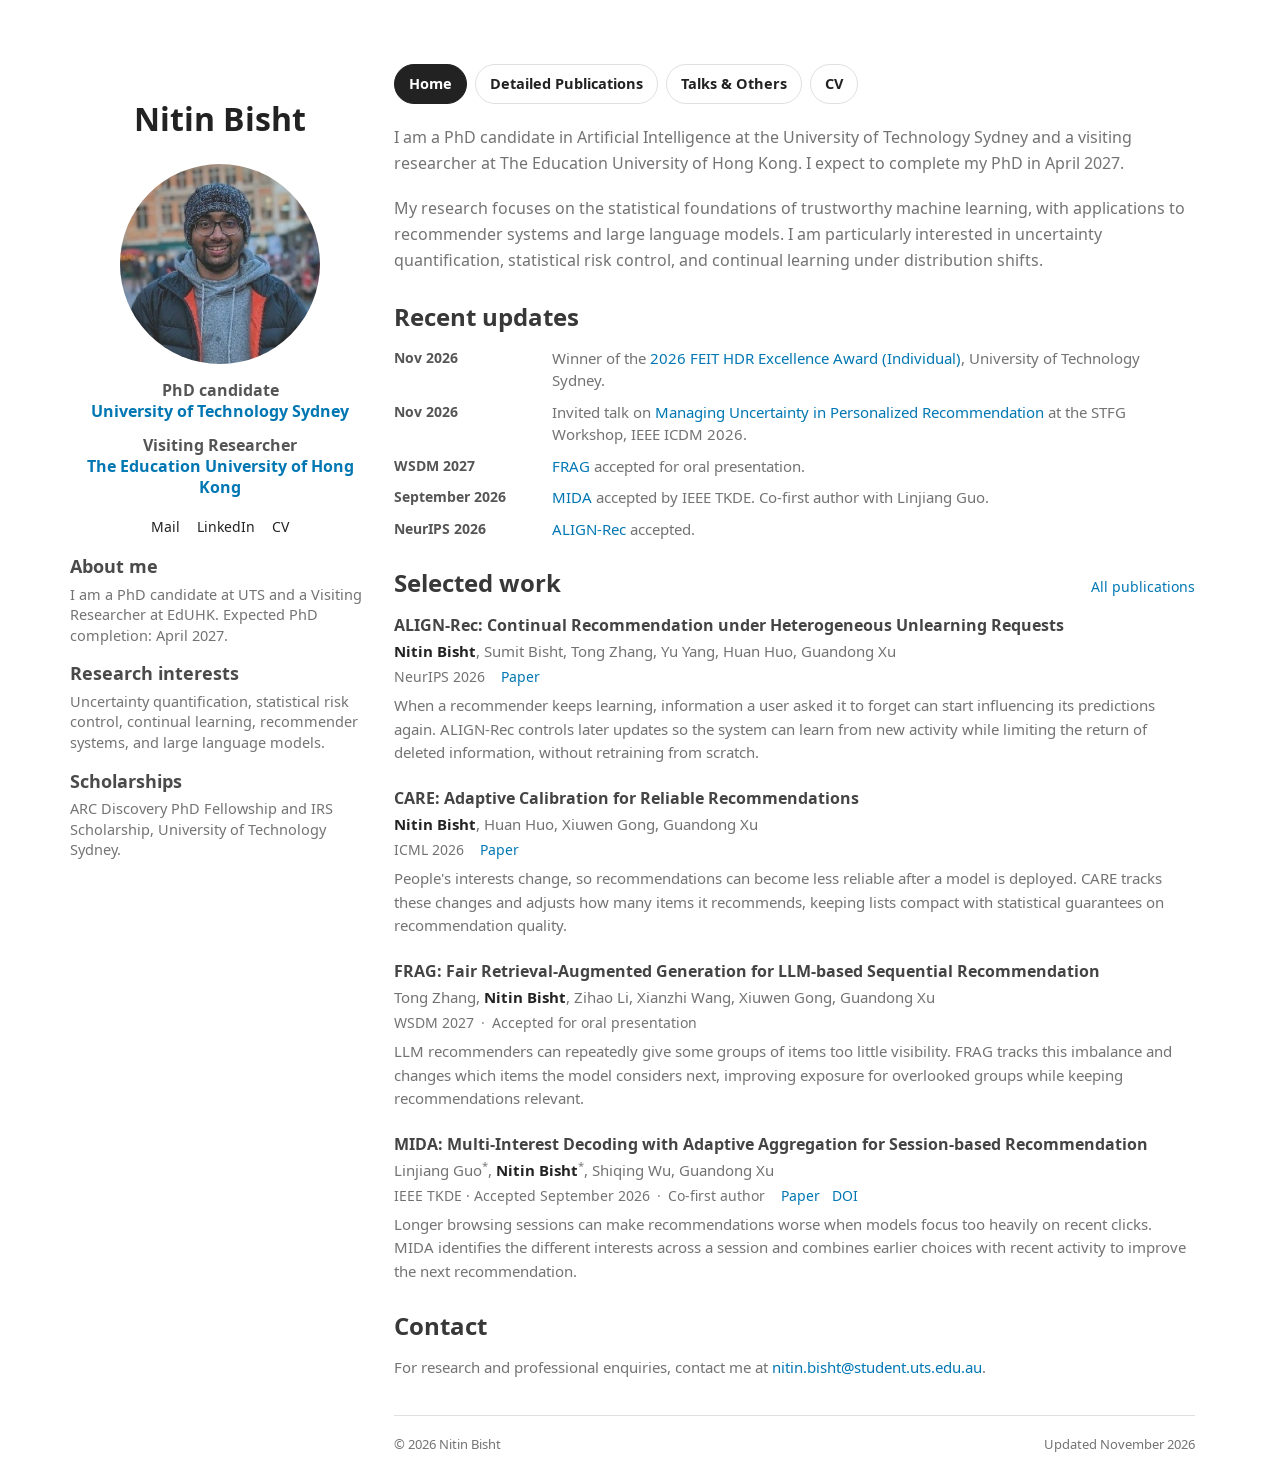
<file: index.html>
<!doctype html>
<html lang="en">
<head>
<meta charset="utf-8"><meta name="viewport" content="width=device-width, initial-scale=1">
<meta name="description" content="My research focuses on the statistical foundations of trustworthy machine learning, with applications to recommender systems and large language models. I am particularly interested in uncertainty quantification, statistical risk control, and continual learning under distribution shifts.">
<meta name="theme-color" content="#163e60">
<meta property="og:title" content="Home · Nitin Bisht">
<meta property="og:description" content="My research focuses on the statistical foundations of trustworthy machine learning, with applications to recommender systems and large language models. I am particularly interested in uncertainty quantification, statistical risk control, and continual learning under distribution shifts.">
<meta property="og:type" content="website">
<title>Home · Nitin Bisht</title>
<link rel="icon" href="/favicon.svg" type="image/svg+xml">
<link rel="stylesheet" href="/style.css">
<script defer src="/site.js"></script>
</head>
<body>
<a class="skip-link" href="#main">Skip to content</a>
<div class="site-shell">
<aside class="profile" aria-label="Profile">
      <a class="profile-name" href="/">Nitin Bisht</a>
      <a class="portrait-link" href="/" aria-label="Nitin Bisht home"><img class="portrait" src="/nitin-bisht.jpg" width="200" height="200" alt="Nitin Bisht"></a>
      <div class="profile-details">
      <p class="profile-role">PhD candidate<br><a href="https://www.uts.edu.au/" target="_blank" rel="noopener noreferrer">University of Technology Sydney</a></p>
      <p class="profile-role">Visiting Researcher<br><a href="https://www.eduhk.hk/" target="_blank" rel="noopener noreferrer">The Education University of Hong Kong</a></p>
      <div class="profile-links"><a href="mailto:nitin.bisht@student.uts.edu.au" class="">Mail</a><a href="https://www.linkedin.com/in/nitin-bisht-060b3b133" class="" target="_blank" rel="noopener noreferrer">LinkedIn</a><a href="/nitin-bisht-cv.pdf" class="">CV</a></div>
      <div class="profile-block"><h2>About me</h2><p>I am a PhD candidate at UTS and a Visiting Researcher at EdUHK. Expected PhD completion: April 2027.</p></div>
      <div class="profile-block"><h2>Research interests</h2><p>Uncertainty quantification, statistical risk control, continual learning, recommender systems, and large language models.</p></div>
      <div class="profile-block"><h2>Scholarships</h2><p>ARC Discovery PhD Fellowship and IRS Scholarship, University of Technology Sydney.</p></div>
      </div>
    </aside>
<div class="content-column">
<nav class="top-nav" aria-label="Main navigation"><a href="/" aria-current="page">Home</a><a href="/publications.html">Detailed Publications</a><a href="/talks.html">Talks & Others</a><a href="/cv.html">CV</a></nav>
<main id="main" tabindex="-1" class="home-page">

<div class="introduction"><p>I am a PhD candidate in Artificial Intelligence at the University of Technology Sydney and a visiting researcher at The Education University of Hong Kong. I expect to complete my PhD in April 2027.</p><p class="research-profile">My research focuses on the statistical foundations of trustworthy machine learning, with applications to recommender systems and large language models. I am particularly interested in uncertainty quantification, statistical risk control, and continual learning under distribution shifts.</p></div>

<section><div class="section-heading"><h2>Recent updates</h2></div>
<ul class="news-list">
<li><span class="news-date">Nov 2026</span><span>Winner of the <a href="/cv.html#awards">2026 FEIT HDR Excellence Award (Individual)</a>, University of Technology Sydney.</span></li>
<li><span class="news-date">Nov 2026</span><span>Invited talk on <a href="/talks.html">Managing Uncertainty in Personalized Recommendation</a> at the STFG Workshop, IEEE ICDM 2026.</span></li>
<li><span class="news-date">WSDM 2027</span><span><a href="/publications.html#paper-frag">FRAG</a> accepted for oral presentation.</span></li>
<li><span class="news-date">September 2026</span><span><a href="/publications.html#paper-mida">MIDA</a> accepted by IEEE TKDE. Co-first author with Linjiang Guo.</span></li>
<li><span class="news-date">NeurIPS 2026</span><span><a href="/publications.html#paper-align">ALIGN-Rec</a> accepted.</span></li>
</ul></section>
<section><div class="section-heading"><h2>Selected work</h2><a class="section-link" href="/publications.html">All publications</a></div>
<article class="publication" id="paper-align" data-kind="reviewed" data-search="ALIGN-Rec: Continual Recommendation under Heterogeneous Unlearning Requests Nitin Bisht Sumit Bisht Tong Zhang Yu Yang Huan Huo Guandong Xu NeurIPS 2026 continual learning machine unlearning privacy recommendation">
      <h3>ALIGN-Rec: Continual Recommendation under Heterogeneous Unlearning Requests</h3>
      <p class="authors"><strong>Nitin Bisht</strong>, Sumit Bisht, Tong Zhang, Yu Yang, Huan Huo, Guandong Xu</p>
      <p class="paper-meta"><span>NeurIPS 2026</span><span class="paper-links"><a href="https://openreview.net/forum?id=L8dS5AKSwG" class="" target="_blank" rel="noopener noreferrer">Paper</a></span></p>
      <p class="paper-summary">When a recommender keeps learning, information a user asked it to forget can start influencing its predictions again. ALIGN-Rec controls later updates so the system can learn from new activity while limiting the return of deleted information, without retraining from scratch.</p>
    </article><article class="publication" id="paper-care" data-kind="reviewed" data-search="CARE: Adaptive Calibration for Reliable Recommendations Nitin Bisht Huan Huo Xiuwen Gong Guandong Xu ICML 2026 uncertainty calibration risk control distribution shift">
      <h3>CARE: Adaptive Calibration for Reliable Recommendations</h3>
      <p class="authors"><strong>Nitin Bisht</strong>, Huan Huo, Xiuwen Gong, Guandong Xu</p>
      <p class="paper-meta"><span>ICML 2026</span><span class="paper-links"><a href="https://proceedings.mlr.press/v306/bisht26b.html" class="" target="_blank" rel="noopener noreferrer">Paper</a></span></p>
      <p class="paper-summary">People&#x27;s interests change, so recommendations can become less reliable after a model is deployed. CARE tracks these changes and adjusts how many items it recommends, keeping lists compact with statistical guarantees on recommendation quality.</p>
    </article><article class="publication" id="paper-frag" data-kind="reviewed" data-search="FRAG: Fair Retrieval-Augmented Generation for LLM-based Sequential Recommendation Tong Zhang Nitin Bisht Zihao Li Xianzhi Wang Xiuwen Gong Guandong Xu WSDM 2027 LLM retrieval fairness recommendation">
      <h3>FRAG: Fair Retrieval-Augmented Generation for LLM-based Sequential Recommendation</h3>
      <p class="authors">Tong Zhang, <strong>Nitin Bisht</strong>, Zihao Li, Xianzhi Wang, Xiuwen Gong, Guandong Xu</p>
      <p class="paper-meta"><span>WSDM 2027<span class="meta-separator">·</span><span class="paper-note">Accepted for oral presentation</span></span></p>
      <p class="paper-summary">LLM recommenders can repeatedly give some groups of items too little visibility. FRAG tracks this imbalance and changes which items the model considers next, improving exposure for overlooked groups while keeping recommendations relevant.</p>
    </article><article class="publication" id="paper-mida" data-kind="reviewed" data-search="MIDA: Multi-Interest Decoding with Adaptive Aggregation for Session-based Recommendation Linjiang Guo* Nitin Bisht* Shiqing Wu Guandong Xu IEEE TKDE · Accepted September 2026 session recommendation multi interest decoding">
      <h3>MIDA: Multi-Interest Decoding with Adaptive Aggregation for Session-based Recommendation</h3>
      <p class="authors">Linjiang Guo<sup>*</sup>, <strong>Nitin Bisht</strong><sup>*</sup>, Shiqing Wu, Guandong Xu</p>
      <p class="paper-meta"><span>IEEE TKDE · Accepted September 2026<span class="meta-separator">·</span><span class="paper-note">Co-first author</span></span><span class="paper-links"><a href="https://arxiv.org/abs/2610.34192" class="" target="_blank" rel="noopener noreferrer">Paper</a> <a href="https://doi.org/10.1109/TKDE.2026.3740693" class="" target="_blank" rel="noopener noreferrer">DOI</a></span></p>
      <p class="paper-summary">Longer browsing sessions can make recommendations worse when models focus too heavily on recent clicks. MIDA identifies the different interests across a session and combines earlier choices with recent activity to improve the next recommendation.</p>
    </article>
</section>
<section class="contact-section"><div class="section-heading"><h2>Contact</h2></div><p>For research and professional enquiries, contact me at <a href="mailto:nitin.bisht@student.uts.edu.au">nitin.bisht@student.uts.edu.au</a>.</p></section>
</main>
<footer class="site-footer"><span>© 2026 Nitin Bisht</span><span>Updated November 2026</span></footer>
</div>
</div>
</body>
</html>
</file>
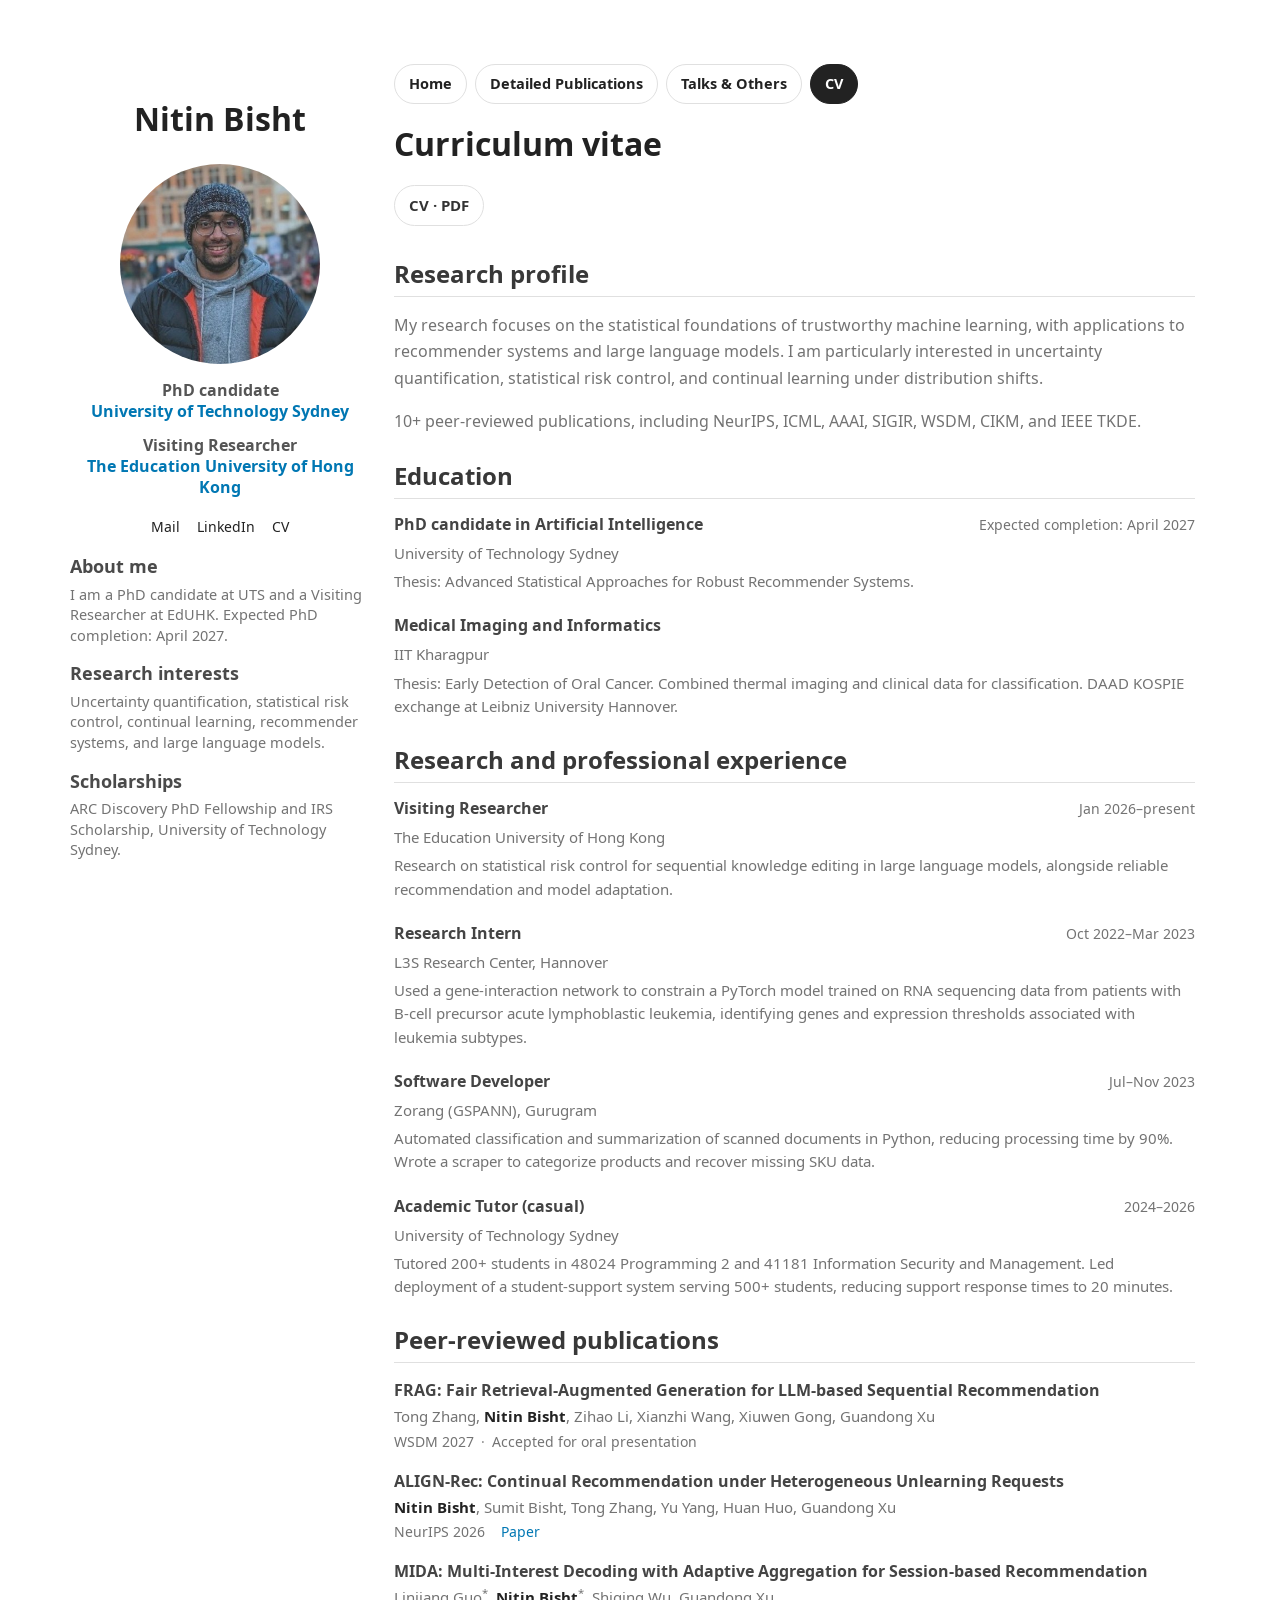
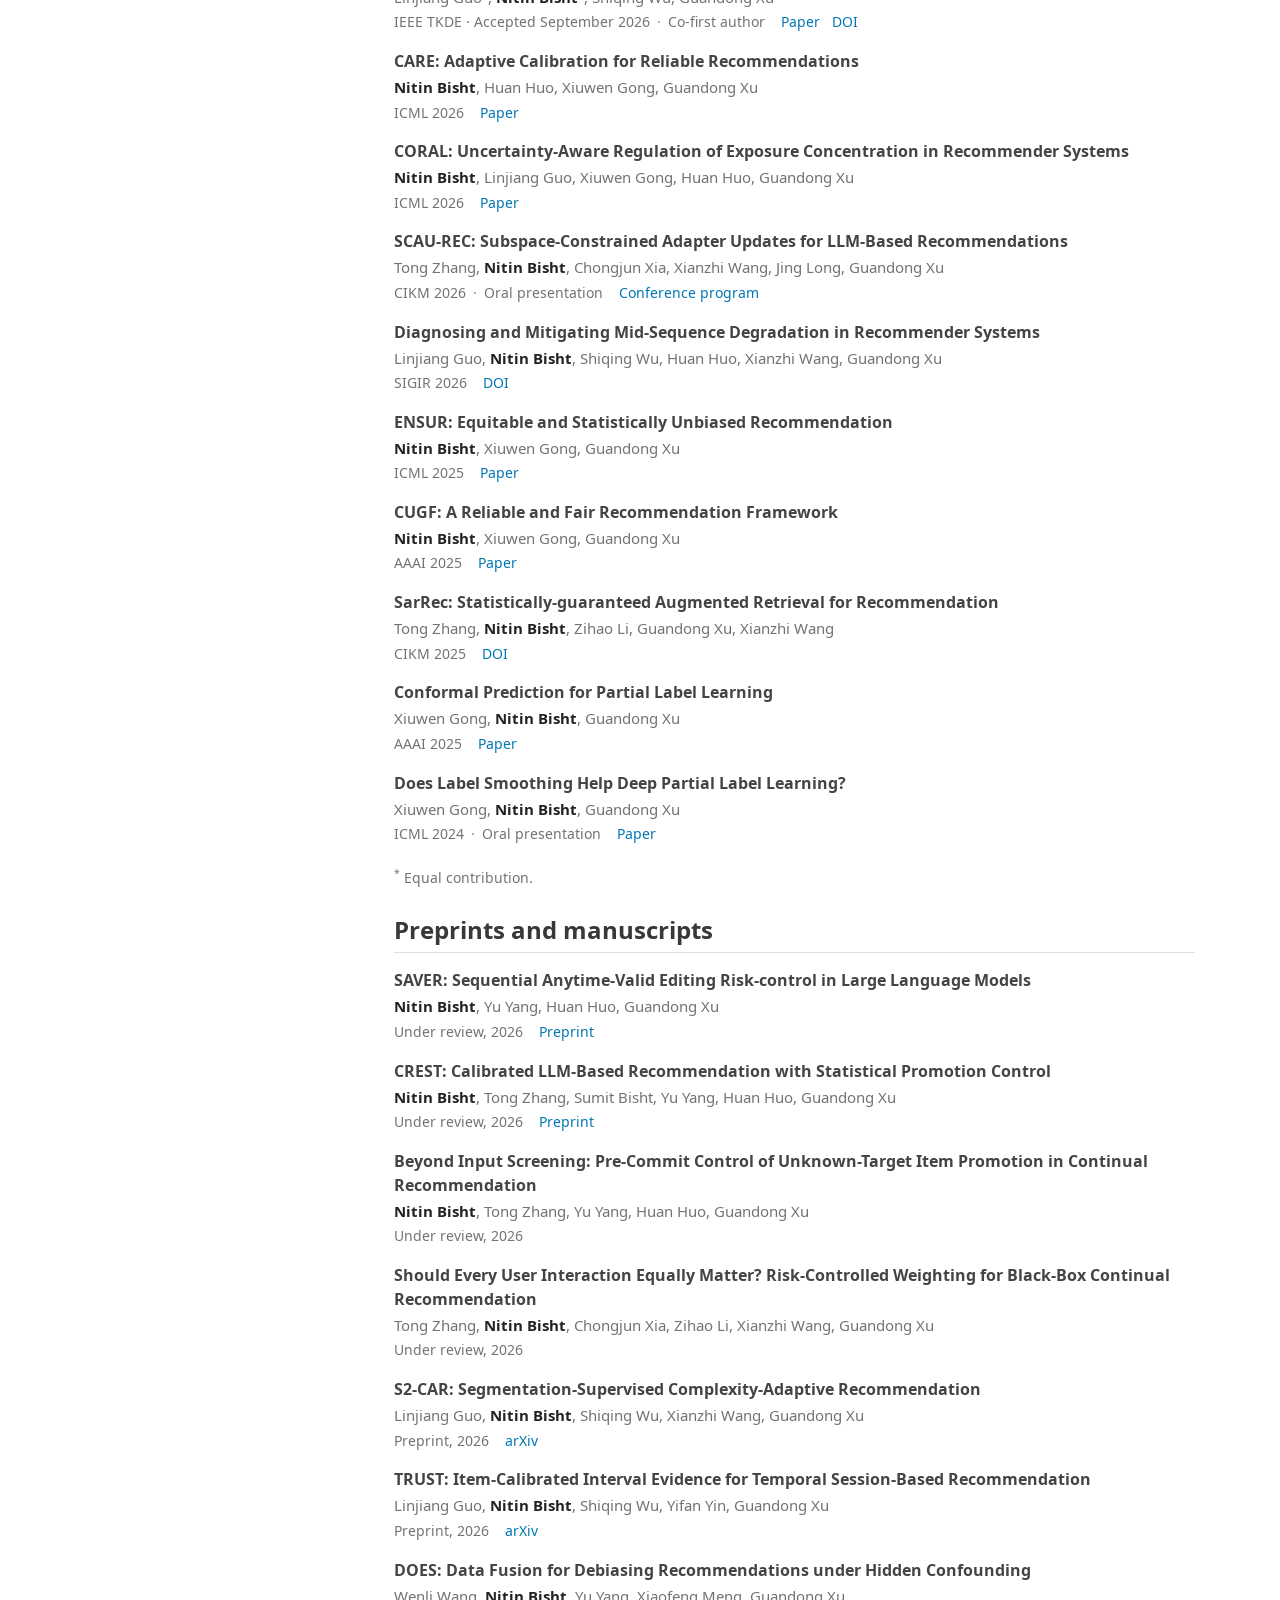
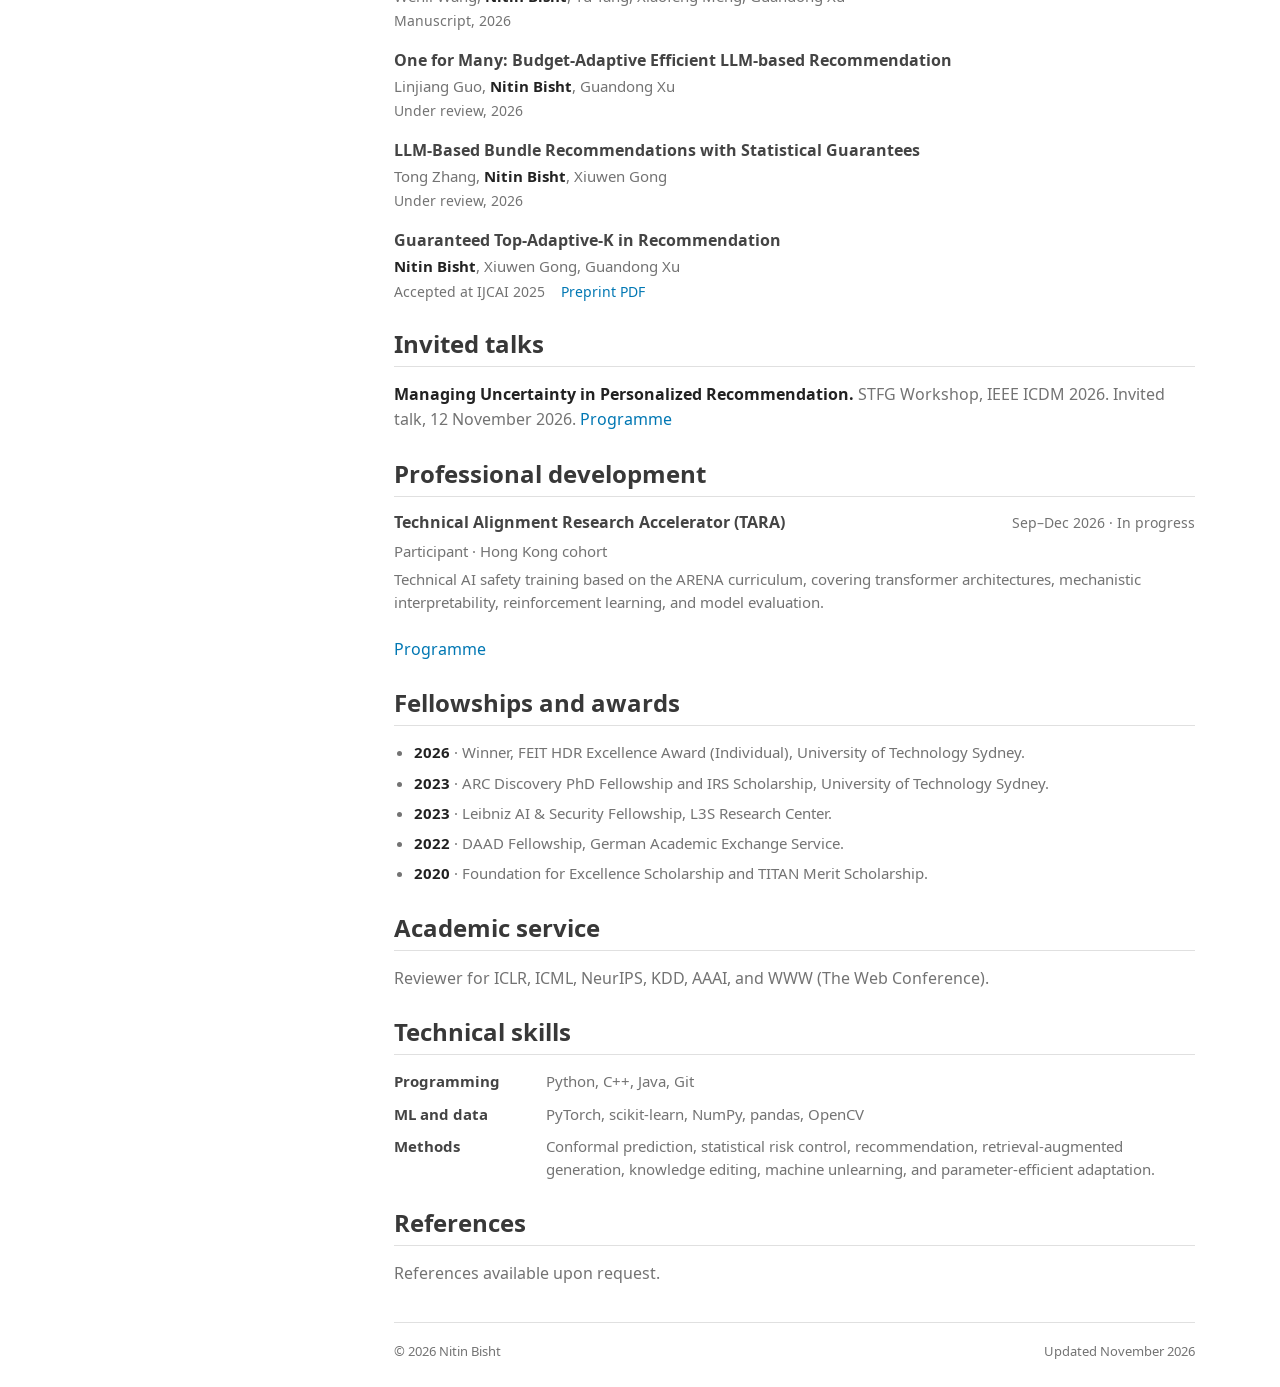
<file: cv.html>
<!doctype html>
<html lang="en">
<head>
<meta charset="utf-8"><meta name="viewport" content="width=device-width, initial-scale=1">
<meta name="description" content="Nitin Bisht&#x27;s academic CV, research and engineering experience, publications, talks, teaching and awards.">
<meta name="theme-color" content="#163e60">
<meta property="og:title" content="Curriculum vitae · Nitin Bisht">
<meta property="og:description" content="Nitin Bisht&#x27;s academic CV, research and engineering experience, publications, talks, teaching and awards.">
<meta property="og:type" content="website">
<title>Curriculum vitae · Nitin Bisht</title>
<link rel="icon" href="/favicon.svg" type="image/svg+xml">
<link rel="stylesheet" href="/style.css">
<script defer src="/site.js"></script>
</head>
<body>
<a class="skip-link" href="#main">Skip to content</a>
<div class="site-shell">
<aside class="profile" aria-label="Profile">
      <a class="profile-name" href="/">Nitin Bisht</a>
      <a class="portrait-link" href="/" aria-label="Nitin Bisht home"><img class="portrait" src="/nitin-bisht.jpg" width="200" height="200" alt="Nitin Bisht"></a>
      <div class="profile-details">
      <p class="profile-role">PhD candidate<br><a href="https://www.uts.edu.au/" target="_blank" rel="noopener noreferrer">University of Technology Sydney</a></p>
      <p class="profile-role">Visiting Researcher<br><a href="https://www.eduhk.hk/" target="_blank" rel="noopener noreferrer">The Education University of Hong Kong</a></p>
      <div class="profile-links"><a href="mailto:nitin.bisht@student.uts.edu.au" class="">Mail</a><a href="https://www.linkedin.com/in/nitin-bisht-060b3b133" class="" target="_blank" rel="noopener noreferrer">LinkedIn</a><a href="/nitin-bisht-cv.pdf" class="">CV</a></div>
      <div class="profile-block"><h2>About me</h2><p>I am a PhD candidate at UTS and a Visiting Researcher at EdUHK. Expected PhD completion: April 2027.</p></div>
      <div class="profile-block"><h2>Research interests</h2><p>Uncertainty quantification, statistical risk control, continual learning, recommender systems, and large language models.</p></div>
      <div class="profile-block"><h2>Scholarships</h2><p>ARC Discovery PhD Fellowship and IRS Scholarship, University of Technology Sydney.</p></div>
      </div>
    </aside>
<div class="content-column">
<nav class="top-nav" aria-label="Main navigation"><a href="/">Home</a><a href="/publications.html">Detailed Publications</a><a href="/talks.html">Talks & Others</a><a href="/cv.html" aria-current="page">CV</a></nav>
<main id="main" tabindex="-1" class="cv-page">
<header class="page-header"><h1>Curriculum vitae</h1></header>
<div class="cv-downloads">
<a class="primary-link" href="/nitin-bisht-cv.pdf" download>CV · PDF</a>
</div>
<section><div class="section-heading"><h2>Research profile</h2></div><p class="research-profile">My research focuses on the statistical foundations of trustworthy machine learning, with applications to recommender systems and large language models. I am particularly interested in uncertainty quantification, statistical risk control, and continual learning under distribution shifts.</p>
<p>10+ peer-reviewed publications, including NeurIPS, ICML, AAAI, SIGIR, WSDM, CIKM, and IEEE TKDE.</p></section>
<section><div class="section-heading"><h2>Education</h2></div><article class="record">
      <div class="record-heading"><h3>PhD candidate in Artificial Intelligence</h3><span class="record-date">Expected completion: April 2027</span></div>
      <p class="institution">University of Technology Sydney</p>
      <p>Thesis: Advanced Statistical Approaches for Robust Recommender Systems.</p>
    </article><article class="record">
      <div class="record-heading"><h3>Medical Imaging and Informatics</h3><span class="record-date"></span></div>
      <p class="institution">IIT Kharagpur</p>
      <p>Thesis: Early Detection of Oral Cancer. Combined thermal imaging and clinical data for classification. DAAD KOSPIE exchange at Leibniz University Hannover.</p>
    </article></section>
<section><div class="section-heading"><h2>Research and professional experience</h2></div><article class="record">
      <div class="record-heading"><h3>Visiting Researcher</h3><span class="record-date">Jan 2026–present</span></div>
      <p class="institution">The Education University of Hong Kong</p>
      <p>Research on statistical risk control for sequential knowledge editing in large language models, alongside reliable recommendation and model adaptation.</p>
    </article><article class="record">
      <div class="record-heading"><h3>Research Intern</h3><span class="record-date">Oct 2022–Mar 2023</span></div>
      <p class="institution">L3S Research Center, Hannover</p>
      <p>Used a gene-interaction network to constrain a PyTorch model trained on RNA sequencing data from patients with B-cell precursor acute lymphoblastic leukemia, identifying genes and expression thresholds associated with leukemia subtypes.</p>
    </article><article class="record">
      <div class="record-heading"><h3>Software Developer</h3><span class="record-date">Jul–Nov 2023</span></div>
      <p class="institution">Zorang (GSPANN), Gurugram</p>
      <p>Automated classification and summarization of scanned documents in Python, reducing processing time by 90%. Wrote a scraper to categorize products and recover missing SKU data.</p>
    </article><article class="record">
      <div class="record-heading"><h3>Academic Tutor (casual)</h3><span class="record-date">2024–2026</span></div>
      <p class="institution">University of Technology Sydney</p>
      <p>Tutored 200+ students in 48024 Programming 2 and 41181 Information Security and Management. Led deployment of a student-support system serving 500+ students, reducing support response times to 20 minutes.</p>
    </article></section>
<section><div class="section-heading"><h2>Peer-reviewed publications</h2></div><article class="publication" id="paper-frag" data-kind="reviewed" data-search="FRAG: Fair Retrieval-Augmented Generation for LLM-based Sequential Recommendation Tong Zhang Nitin Bisht Zihao Li Xianzhi Wang Xiuwen Gong Guandong Xu WSDM 2027 LLM retrieval fairness recommendation">
      <h3>FRAG: Fair Retrieval-Augmented Generation for LLM-based Sequential Recommendation</h3>
      <p class="authors">Tong Zhang, <strong>Nitin Bisht</strong>, Zihao Li, Xianzhi Wang, Xiuwen Gong, Guandong Xu</p>
      <p class="paper-meta"><span>WSDM 2027<span class="meta-separator">·</span><span class="paper-note">Accepted for oral presentation</span></span></p>
      
    </article><article class="publication" id="paper-align" data-kind="reviewed" data-search="ALIGN-Rec: Continual Recommendation under Heterogeneous Unlearning Requests Nitin Bisht Sumit Bisht Tong Zhang Yu Yang Huan Huo Guandong Xu NeurIPS 2026 continual learning machine unlearning privacy recommendation">
      <h3>ALIGN-Rec: Continual Recommendation under Heterogeneous Unlearning Requests</h3>
      <p class="authors"><strong>Nitin Bisht</strong>, Sumit Bisht, Tong Zhang, Yu Yang, Huan Huo, Guandong Xu</p>
      <p class="paper-meta"><span>NeurIPS 2026</span><span class="paper-links"><a href="https://openreview.net/forum?id=L8dS5AKSwG" class="" target="_blank" rel="noopener noreferrer">Paper</a></span></p>
      
    </article><article class="publication" id="paper-mida" data-kind="reviewed" data-search="MIDA: Multi-Interest Decoding with Adaptive Aggregation for Session-based Recommendation Linjiang Guo* Nitin Bisht* Shiqing Wu Guandong Xu IEEE TKDE · Accepted September 2026 session recommendation multi interest decoding">
      <h3>MIDA: Multi-Interest Decoding with Adaptive Aggregation for Session-based Recommendation</h3>
      <p class="authors">Linjiang Guo<sup>*</sup>, <strong>Nitin Bisht</strong><sup>*</sup>, Shiqing Wu, Guandong Xu</p>
      <p class="paper-meta"><span>IEEE TKDE · Accepted September 2026<span class="meta-separator">·</span><span class="paper-note">Co-first author</span></span><span class="paper-links"><a href="https://arxiv.org/abs/2610.34192" class="" target="_blank" rel="noopener noreferrer">Paper</a> <a href="https://doi.org/10.1109/TKDE.2026.3740693" class="" target="_blank" rel="noopener noreferrer">DOI</a></span></p>
      
    </article><article class="publication" id="paper-care" data-kind="reviewed" data-search="CARE: Adaptive Calibration for Reliable Recommendations Nitin Bisht Huan Huo Xiuwen Gong Guandong Xu ICML 2026 uncertainty calibration risk control distribution shift">
      <h3>CARE: Adaptive Calibration for Reliable Recommendations</h3>
      <p class="authors"><strong>Nitin Bisht</strong>, Huan Huo, Xiuwen Gong, Guandong Xu</p>
      <p class="paper-meta"><span>ICML 2026</span><span class="paper-links"><a href="https://proceedings.mlr.press/v306/bisht26b.html" class="" target="_blank" rel="noopener noreferrer">Paper</a></span></p>
      
    </article><article class="publication" id="paper-coral" data-kind="reviewed" data-search="CORAL: Uncertainty-Aware Regulation of Exposure Concentration in Recommender Systems Nitin Bisht Linjiang Guo Xiuwen Gong Huan Huo Guandong Xu ICML 2026 risk control fairness sequential decision exposure">
      <h3>CORAL: Uncertainty-Aware Regulation of Exposure Concentration in Recommender Systems</h3>
      <p class="authors"><strong>Nitin Bisht</strong>, Linjiang Guo, Xiuwen Gong, Huan Huo, Guandong Xu</p>
      <p class="paper-meta"><span>ICML 2026</span><span class="paper-links"><a href="https://proceedings.mlr.press/v306/bisht26a.html" class="" target="_blank" rel="noopener noreferrer">Paper</a></span></p>
      
    </article><article class="publication" id="paper-scau" data-kind="reviewed" data-search="SCAU-REC: Subspace-Constrained Adapter Updates for LLM-Based Recommendations Tong Zhang Nitin Bisht Chongjun Xia Xianzhi Wang Jing Long Guandong Xu CIKM 2026 LLM parameter efficient adapters recommendation">
      <h3>SCAU-REC: Subspace-Constrained Adapter Updates for LLM-Based Recommendations</h3>
      <p class="authors">Tong Zhang, <strong>Nitin Bisht</strong>, Chongjun Xia, Xianzhi Wang, Jing Long, Guandong Xu</p>
      <p class="paper-meta"><span>CIKM 2026<span class="meta-separator">·</span><span class="paper-note">Oral presentation</span></span><span class="paper-links"><a href="https://cikm2026.diag.uniroma1.it/cikm-program/CIKM2026_program.html" class="" target="_blank" rel="noopener noreferrer">Conference program</a></span></p>
      
    </article><article class="publication" id="paper-midsequence" data-kind="reviewed" data-search="Diagnosing and Mitigating Mid-Sequence Degradation in Recommender Systems Linjiang Guo Nitin Bisht Shiqing Wu Huan Huo Xianzhi Wang Guandong Xu SIGIR 2026 session recommendation sequence">
      <h3>Diagnosing and Mitigating Mid-Sequence Degradation in Recommender Systems</h3>
      <p class="authors">Linjiang Guo, <strong>Nitin Bisht</strong>, Shiqing Wu, Huan Huo, Xianzhi Wang, Guandong Xu</p>
      <p class="paper-meta"><span>SIGIR 2026</span><span class="paper-links"><a href="https://doi.org/10.1145/3805712.3809738" class="" target="_blank" rel="noopener noreferrer">DOI</a></span></p>
      
    </article><article class="publication" id="paper-ensur" data-kind="reviewed" data-search="ENSUR: Equitable and Statistically Unbiased Recommendation Nitin Bisht Xiuwen Gong Guandong Xu ICML 2025 uncertainty fairness risk control recommendation">
      <h3>ENSUR: Equitable and Statistically Unbiased Recommendation</h3>
      <p class="authors"><strong>Nitin Bisht</strong>, Xiuwen Gong, Guandong Xu</p>
      <p class="paper-meta"><span>ICML 2025</span><span class="paper-links"><a href="https://proceedings.mlr.press/v267/bisht25a.html" class="" target="_blank" rel="noopener noreferrer">Paper</a></span></p>
      
    </article><article class="publication" id="paper-cugf" data-kind="reviewed" data-search="CUGF: A Reliable and Fair Recommendation Framework Nitin Bisht Xiuwen Gong Guandong Xu AAAI 2025 fairness reliability recommendation">
      <h3>CUGF: A Reliable and Fair Recommendation Framework</h3>
      <p class="authors"><strong>Nitin Bisht</strong>, Xiuwen Gong, Guandong Xu</p>
      <p class="paper-meta"><span>AAAI 2025</span><span class="paper-links"><a href="https://ojs.aaai.org/index.php/AAAI/article/download/33245/35400" class="" target="_blank" rel="noopener noreferrer">Paper</a></span></p>
      
    </article><article class="publication" id="paper-sarrec" data-kind="reviewed" data-search="SarRec: Statistically-guaranteed Augmented Retrieval for Recommendation Tong Zhang Nitin Bisht Zihao Li Guandong Xu Xianzhi Wang CIKM 2025 retrieval statistical guarantees recommendation">
      <h3>SarRec: Statistically-guaranteed Augmented Retrieval for Recommendation</h3>
      <p class="authors">Tong Zhang, <strong>Nitin Bisht</strong>, Zihao Li, Guandong Xu, Xianzhi Wang</p>
      <p class="paper-meta"><span>CIKM 2025</span><span class="paper-links"><a href="https://doi.org/10.1145/3746252.3761054" class="" target="_blank" rel="noopener noreferrer">DOI</a></span></p>
      
    </article><article class="publication" id="paper-cpll" data-kind="reviewed" data-search="Conformal Prediction for Partial Label Learning Xiuwen Gong Nitin Bisht Guandong Xu AAAI 2025 uncertainty conformal prediction partial label learning">
      <h3>Conformal Prediction for Partial Label Learning</h3>
      <p class="authors">Xiuwen Gong, <strong>Nitin Bisht</strong>, Guandong Xu</p>
      <p class="paper-meta"><span>AAAI 2025</span><span class="paper-links"><a href="https://ojs.aaai.org/index.php/AAAI/article/download/33853/36008" class="" target="_blank" rel="noopener noreferrer">Paper</a></span></p>
      
    </article><article class="publication" id="paper-labelsmoothing" data-kind="reviewed" data-search="Does Label Smoothing Help Deep Partial Label Learning? Xiuwen Gong Nitin Bisht Guandong Xu ICML 2024 partial label learning classification">
      <h3>Does Label Smoothing Help Deep Partial Label Learning?</h3>
      <p class="authors">Xiuwen Gong, <strong>Nitin Bisht</strong>, Guandong Xu</p>
      <p class="paper-meta"><span>ICML 2024<span class="meta-separator">·</span><span class="paper-note">Oral presentation</span></span><span class="paper-links"><a href="https://proceedings.mlr.press/v235/gong24b.html" class="" target="_blank" rel="noopener noreferrer">Paper</a></span></p>
      
    </article><p class="equal-note"><sup>*</sup> Equal contribution.</p></section>
<section><div class="section-heading"><h2>Preprints and manuscripts</h2></div><article class="publication" id="paper-saver" data-kind="preprint" data-search="SAVER: Sequential Anytime-Valid Editing Risk-control in Large Language Models Nitin Bisht Yu Yang Huan Huo Guandong Xu Under review, 2026 LLM knowledge editing statistical risk control sequential testing">
      <h3>SAVER: Sequential Anytime-Valid Editing Risk-control in Large Language Models</h3>
      <p class="authors"><strong>Nitin Bisht</strong>, Yu Yang, Huan Huo, Guandong Xu</p>
      <p class="paper-meta"><span>Under review, 2026</span><span class="paper-links"><a href="https://openreview.net/forum?id=ElpQeeyTLm" class="" target="_blank" rel="noopener noreferrer">Preprint</a></span></p>
      
    </article><article class="publication" id="paper-crest" data-kind="preprint" data-search="CREST: Calibrated LLM-Based Recommendation with Statistical Promotion Control Nitin Bisht Tong Zhang Sumit Bisht Yu Yang Huan Huo Guandong Xu Under review, 2026 LLM adversarial robustness manipulation calibration recommendation">
      <h3>CREST: Calibrated LLM-Based Recommendation with Statistical Promotion Control</h3>
      <p class="authors"><strong>Nitin Bisht</strong>, Tong Zhang, Sumit Bisht, Yu Yang, Huan Huo, Guandong Xu</p>
      <p class="paper-meta"><span>Under review, 2026</span><span class="paper-links"><a href="https://openreview.net/forum?id=1bhqIZcbQ5" class="" target="_blank" rel="noopener noreferrer">Preprint</a></span></p>
      
    </article><article class="publication" id="paper-taper" data-kind="preprint" data-search="Beyond Input Screening: Pre-Commit Control of Unknown-Target Item Promotion in Continual Recommendation Nitin Bisht Tong Zhang Yu Yang Huan Huo Guandong Xu Under review, 2026 TAPER-Rec security poisoning continual learning recommendation">
      <h3>Beyond Input Screening: Pre-Commit Control of Unknown-Target Item Promotion in Continual Recommendation</h3>
      <p class="authors"><strong>Nitin Bisht</strong>, Tong Zhang, Yu Yang, Huan Huo, Guandong Xu</p>
      <p class="paper-meta"><span>Under review, 2026</span></p>
      
    </article><article class="publication" id="paper-firm" data-kind="preprint" data-search="Should Every User Interaction Equally Matter? Risk-Controlled Weighting for Black-Box Continual Recommendation Tong Zhang Nitin Bisht Chongjun Xia Zihao Li Xianzhi Wang Guandong Xu Under review, 2026 FIRM risk control feedback continual learning recommendation">
      <h3>Should Every User Interaction Equally Matter? Risk-Controlled Weighting for Black-Box Continual Recommendation</h3>
      <p class="authors">Tong Zhang, <strong>Nitin Bisht</strong>, Chongjun Xia, Zihao Li, Xianzhi Wang, Guandong Xu</p>
      <p class="paper-meta"><span>Under review, 2026</span></p>
      
    </article><article class="publication" id="paper-s2car" data-kind="preprint" data-search="S2-CAR: Segmentation-Supervised Complexity-Adaptive Recommendation Linjiang Guo Nitin Bisht Shiqing Wu Xianzhi Wang Guandong Xu Preprint, 2026 session recommendation intent segmentation">
      <h3>S2-CAR: Segmentation-Supervised Complexity-Adaptive Recommendation</h3>
      <p class="authors">Linjiang Guo, <strong>Nitin Bisht</strong>, Shiqing Wu, Xianzhi Wang, Guandong Xu</p>
      <p class="paper-meta"><span>Preprint, 2026</span><span class="paper-links"><a href="https://arxiv.org/abs/2606.25415" class="" target="_blank" rel="noopener noreferrer">arXiv</a></span></p>
      
    </article><article class="publication" id="paper-trust" data-kind="preprint" data-search="TRUST: Item-Calibrated Interval Evidence for Temporal Session-Based Recommendation Linjiang Guo Nitin Bisht Shiqing Wu Yifan Yin Guandong Xu Preprint, 2026 session recommendation time intervals calibration">
      <h3>TRUST: Item-Calibrated Interval Evidence for Temporal Session-Based Recommendation</h3>
      <p class="authors">Linjiang Guo, <strong>Nitin Bisht</strong>, Shiqing Wu, Yifan Yin, Guandong Xu</p>
      <p class="paper-meta"><span>Preprint, 2026</span><span class="paper-links"><a href="https://arxiv.org/abs/2606.27214" class="" target="_blank" rel="noopener noreferrer">arXiv</a></span></p>
      
    </article><article class="publication" id="paper-does" data-kind="preprint" data-search="DOES: Data Fusion for Debiasing Recommendations under Hidden Confounding Wenli Wang Nitin Bisht Yu Yang Xiaofeng Meng Guandong Xu Manuscript, 2026 causal inference debiasing hidden confounding data fusion">
      <h3>DOES: Data Fusion for Debiasing Recommendations under Hidden Confounding</h3>
      <p class="authors">Wenli Wang, <strong>Nitin Bisht</strong>, Yu Yang, Xiaofeng Meng, Guandong Xu</p>
      <p class="paper-meta"><span>Manuscript, 2026</span></p>
      
    </article><article class="publication" id="paper-oneformany" data-kind="preprint" data-search="One for Many: Budget-Adaptive Efficient LLM-based Recommendation Linjiang Guo Nitin Bisht Guandong Xu Under review, 2026 LLM recommendation efficiency budget">
      <h3>One for Many: Budget-Adaptive Efficient LLM-based Recommendation</h3>
      <p class="authors">Linjiang Guo, <strong>Nitin Bisht</strong>, Guandong Xu</p>
      <p class="paper-meta"><span>Under review, 2026</span></p>
      
    </article><article class="publication" id="paper-bundle" data-kind="preprint" data-search="LLM-Based Bundle Recommendations with Statistical Guarantees Tong Zhang Nitin Bisht Xiuwen Gong Under review, 2026 LLM bundle recommendation statistical guarantees">
      <h3>LLM-Based Bundle Recommendations with Statistical Guarantees</h3>
      <p class="authors">Tong Zhang, <strong>Nitin Bisht</strong>, Xiuwen Gong</p>
      <p class="paper-meta"><span>Under review, 2026</span></p>
      
    </article><article class="publication" id="paper-topadaptive" data-kind="preprint" data-search="Guaranteed Top-Adaptive-K in Recommendation Nitin Bisht Xiuwen Gong Guandong Xu Accepted at IJCAI 2025 K-Adapt Top-Adaptive-K conformal prediction recommendation set size">
      <h3>Guaranteed Top-Adaptive-K in Recommendation</h3>
      <p class="authors"><strong>Nitin Bisht</strong>, Xiuwen Gong, Guandong Xu</p>
      <p class="paper-meta"><span>Accepted at IJCAI 2025</span><span class="paper-links"><a href="https://ijcai-preprints.s3.us-west-1.amazonaws.com/2025/1596.pdf" class="" target="_blank" rel="noopener noreferrer">Preprint PDF</a></span></p>
      
    </article></section>
<section><div class="section-heading"><h2>Invited talks</h2></div><p><strong>Managing Uncertainty in Personalized Recommendation.</strong> STFG Workshop, IEEE ICDM 2026. Invited talk, 12 November 2026. <a href="https://icdm-2026-workshop.netlify.app/#nitin-bisht" class="" target="_blank" rel="noopener noreferrer">Programme</a></p></section>
<section><div class="section-heading"><h2>Professional development</h2></div>
<article class="record">
      <div class="record-heading"><h3>Technical Alignment Research Accelerator (TARA)</h3><span class="record-date">Sep–Dec 2026 · In progress</span></div>
      <p class="institution">Participant · Hong Kong cohort</p>
      <p>Technical AI safety training based on the ARENA curriculum, covering transformer architectures, mechanistic interpretability, reinforcement learning, and model evaluation.</p>
    </article>
<p><a href="https://www.taraprogram.org/" class="" target="_blank" rel="noopener noreferrer">Programme</a></p></section>
<section id="awards"><div class="section-heading"><h2>Fellowships and awards</h2></div><ul class="compact-list"><li><strong>2026</strong> · Winner, FEIT HDR Excellence Award (Individual), University of Technology Sydney.</li><li><strong>2023</strong> · ARC Discovery PhD Fellowship and IRS Scholarship, University of Technology Sydney.</li><li><strong>2023</strong> · Leibniz AI &amp; Security Fellowship, L3S Research Center.</li><li><strong>2022</strong> · DAAD Fellowship, German Academic Exchange Service.</li><li><strong>2020</strong> · Foundation for Excellence Scholarship and TITAN Merit Scholarship.</li></ul></section>
<section><div class="section-heading"><h2>Academic service</h2></div><p>Reviewer for ICLR, ICML, NeurIPS, KDD, AAAI, and WWW (The Web Conference).</p></section>
<section><div class="section-heading"><h2>Technical skills</h2></div>
<dl class="skills-list"><div><dt>Programming</dt><dd>Python, C++, Java, Git</dd></div><div><dt>ML and data</dt><dd>PyTorch, scikit-learn, NumPy, pandas, OpenCV</dd></div><div><dt>Methods</dt><dd>Conformal prediction, statistical risk control, recommendation, retrieval-augmented generation, knowledge editing, machine unlearning, and parameter-efficient adaptation.</dd></div></dl>
</section>
<section><div class="section-heading"><h2>References</h2></div><p>References available upon request.</p></section>
</main>
<footer class="site-footer"><span>© 2026 Nitin Bisht</span><span>Updated November 2026</span></footer>
</div>
</div>
</body>
</html>
</file>
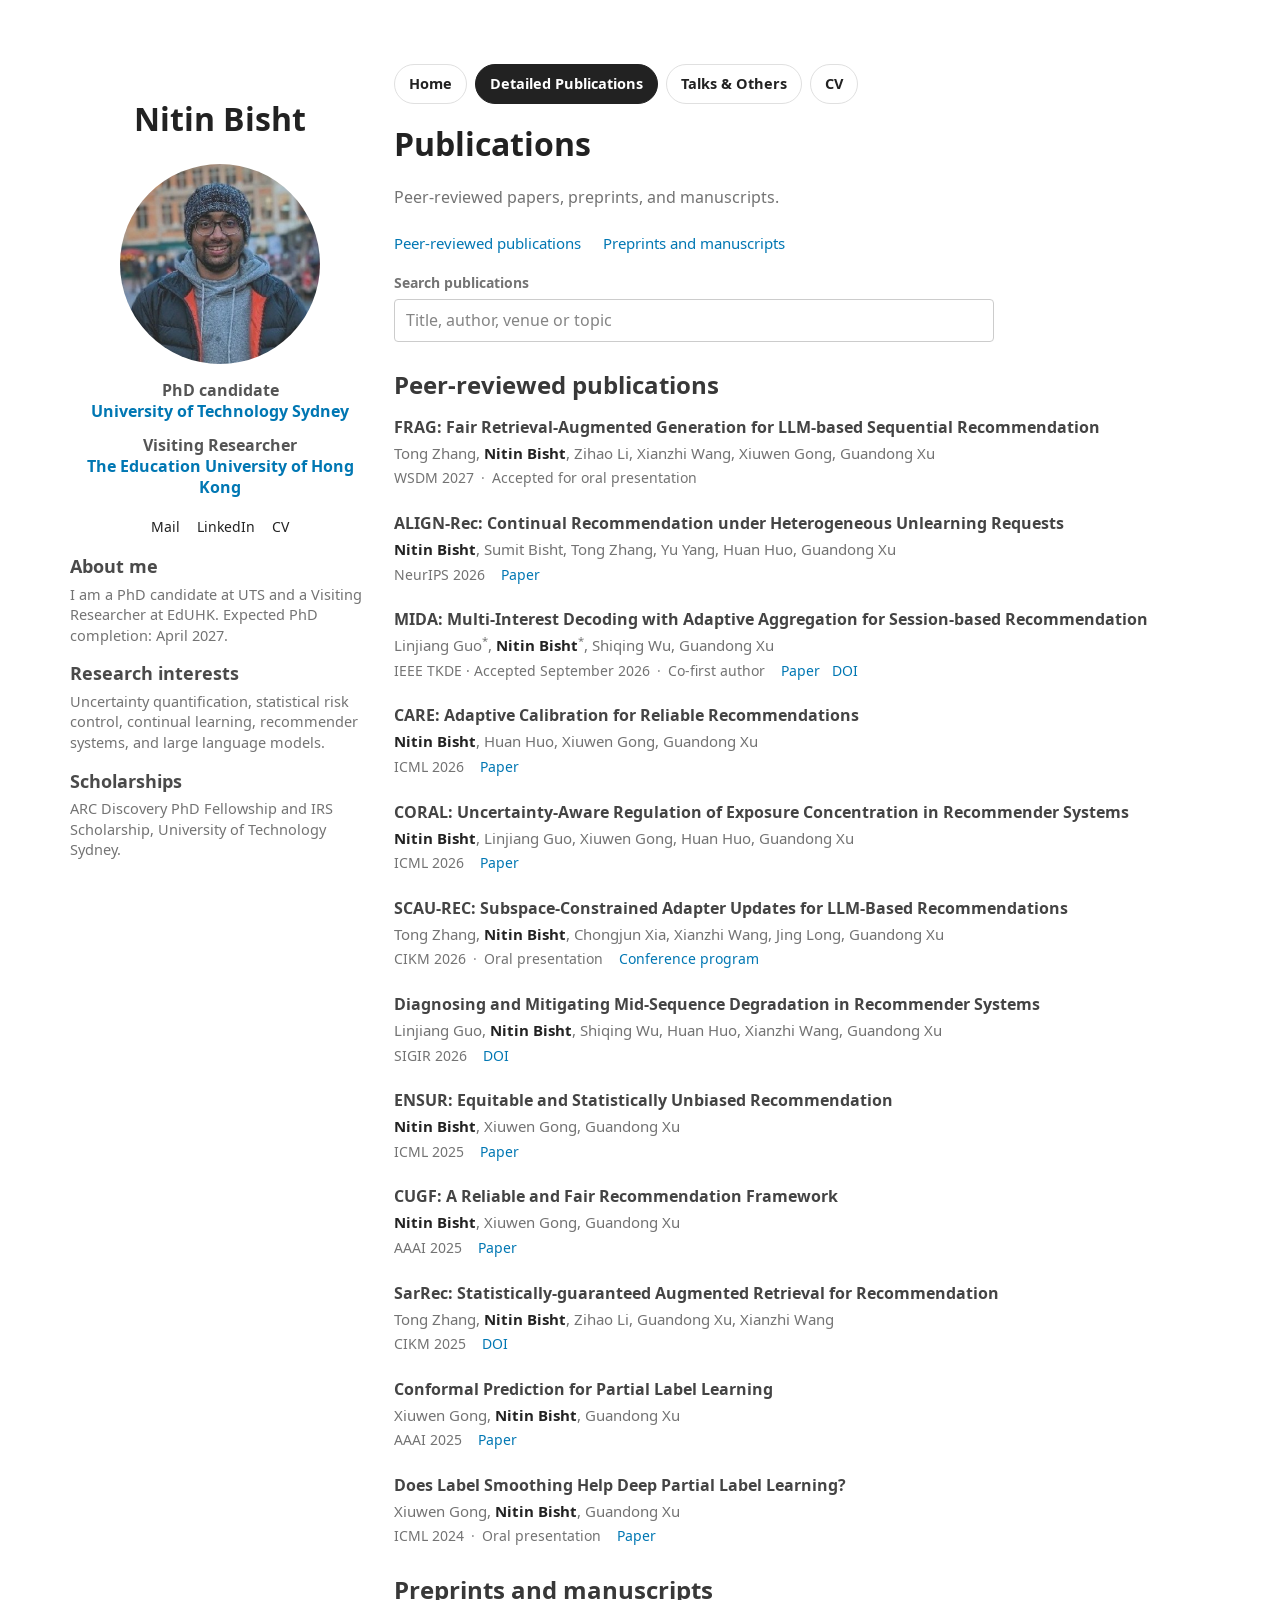
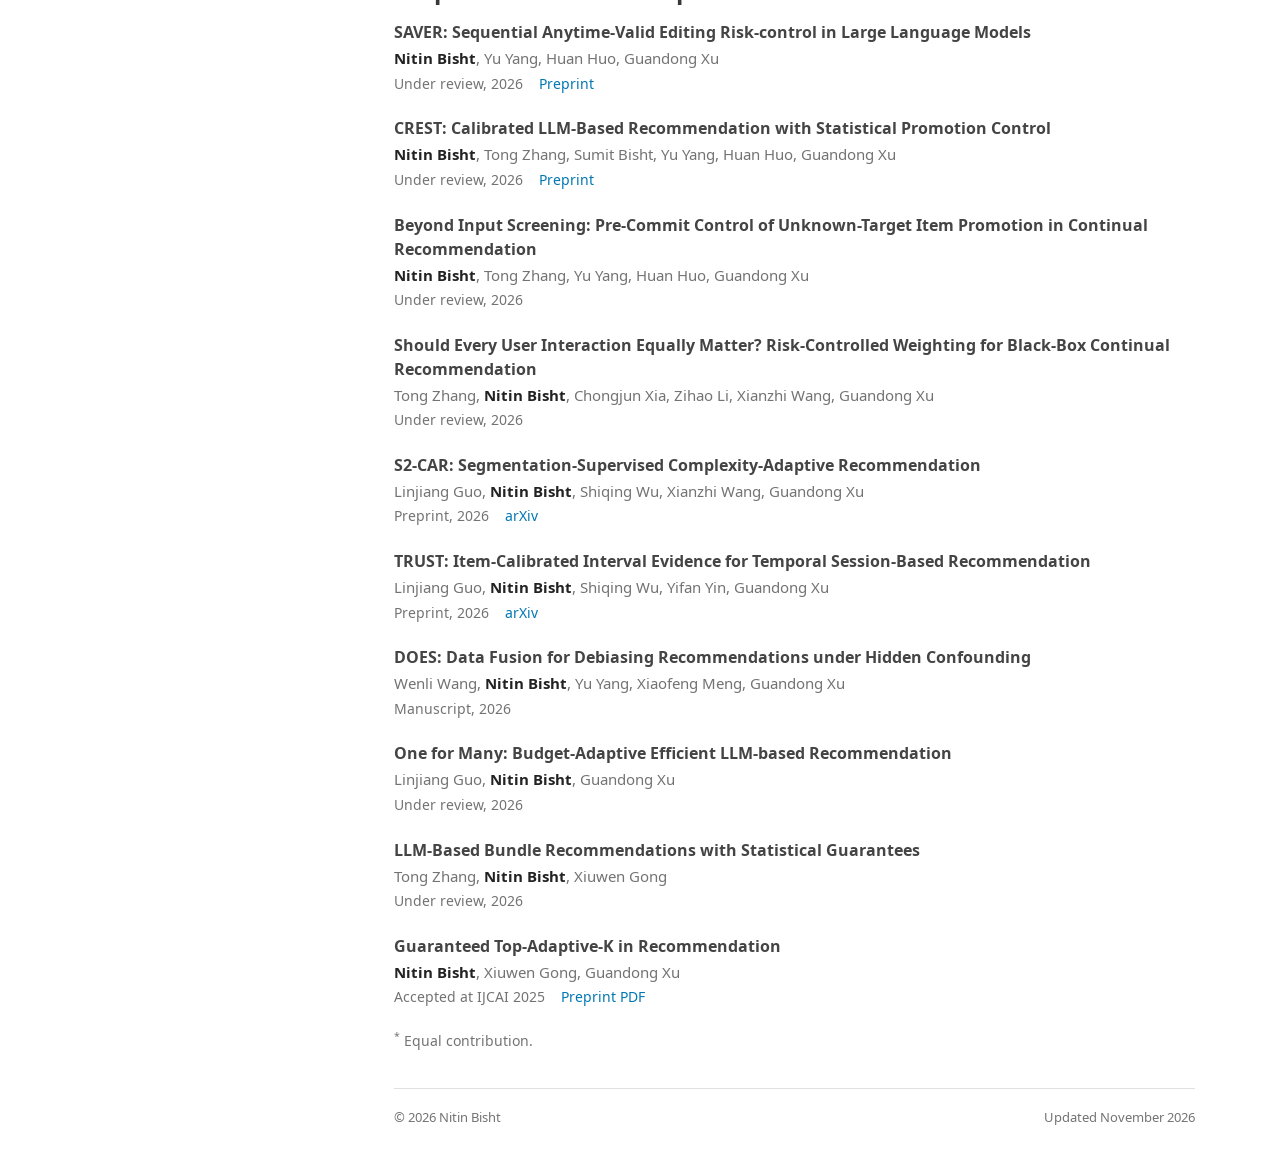
<file: publications.html>
<!doctype html>
<html lang="en">
<head>
<meta charset="utf-8"><meta name="viewport" content="width=device-width, initial-scale=1">
<meta name="description" content="Publications and preprints by Nitin Bisht on statistical machine learning, recommender systems and large language models.">
<meta name="theme-color" content="#163e60">
<meta property="og:title" content="Publications · Nitin Bisht">
<meta property="og:description" content="Publications and preprints by Nitin Bisht on statistical machine learning, recommender systems and large language models.">
<meta property="og:type" content="website">
<title>Publications · Nitin Bisht</title>
<link rel="icon" href="/favicon.svg" type="image/svg+xml">
<link rel="stylesheet" href="/style.css">
<script defer src="/site.js"></script>
</head>
<body>
<a class="skip-link" href="#main">Skip to content</a>
<div class="site-shell">
<aside class="profile" aria-label="Profile">
      <a class="profile-name" href="/">Nitin Bisht</a>
      <a class="portrait-link" href="/" aria-label="Nitin Bisht home"><img class="portrait" src="/nitin-bisht.jpg" width="200" height="200" alt="Nitin Bisht"></a>
      <div class="profile-details">
      <p class="profile-role">PhD candidate<br><a href="https://www.uts.edu.au/" target="_blank" rel="noopener noreferrer">University of Technology Sydney</a></p>
      <p class="profile-role">Visiting Researcher<br><a href="https://www.eduhk.hk/" target="_blank" rel="noopener noreferrer">The Education University of Hong Kong</a></p>
      <div class="profile-links"><a href="mailto:nitin.bisht@student.uts.edu.au" class="">Mail</a><a href="https://www.linkedin.com/in/nitin-bisht-060b3b133" class="" target="_blank" rel="noopener noreferrer">LinkedIn</a><a href="/nitin-bisht-cv.pdf" class="">CV</a></div>
      <div class="profile-block"><h2>About me</h2><p>I am a PhD candidate at UTS and a Visiting Researcher at EdUHK. Expected PhD completion: April 2027.</p></div>
      <div class="profile-block"><h2>Research interests</h2><p>Uncertainty quantification, statistical risk control, continual learning, recommender systems, and large language models.</p></div>
      <div class="profile-block"><h2>Scholarships</h2><p>ARC Discovery PhD Fellowship and IRS Scholarship, University of Technology Sydney.</p></div>
      </div>
    </aside>
<div class="content-column">
<nav class="top-nav" aria-label="Main navigation"><a href="/">Home</a><a href="/publications.html" aria-current="page">Detailed Publications</a><a href="/talks.html">Talks & Others</a><a href="/cv.html">CV</a></nav>
<main id="main" tabindex="-1" class="publications-page">
<header class="page-header"><h1>Publications</h1>
<p class="page-intro">Peer-reviewed papers, preprints, and manuscripts.</p></header>
<div class="publication-tools">
<div class="publication-jumps"><a href="#peer-reviewed">Peer-reviewed publications</a><a href="#preprints">Preprints and manuscripts</a></div>
<label for="publication-search">Search publications</label>
<div class="search-row"><input id="publication-search" type="search" placeholder="Title, author, venue or topic" autocomplete="off"><button id="clear-search" type="button" hidden>Clear</button></div>
<p class="search-status" id="search-status" role="status" aria-live="polite"></p>
</div>
<section id="peer-reviewed" class="publication-section"><div class="section-heading"><h2>Peer-reviewed publications</h2></div>
<article class="publication" id="paper-frag" data-kind="reviewed" data-search="FRAG: Fair Retrieval-Augmented Generation for LLM-based Sequential Recommendation Tong Zhang Nitin Bisht Zihao Li Xianzhi Wang Xiuwen Gong Guandong Xu WSDM 2027 LLM retrieval fairness recommendation">
      <h3>FRAG: Fair Retrieval-Augmented Generation for LLM-based Sequential Recommendation</h3>
      <p class="authors">Tong Zhang, <strong>Nitin Bisht</strong>, Zihao Li, Xianzhi Wang, Xiuwen Gong, Guandong Xu</p>
      <p class="paper-meta"><span>WSDM 2027<span class="meta-separator">·</span><span class="paper-note">Accepted for oral presentation</span></span></p>
      
    </article><article class="publication" id="paper-align" data-kind="reviewed" data-search="ALIGN-Rec: Continual Recommendation under Heterogeneous Unlearning Requests Nitin Bisht Sumit Bisht Tong Zhang Yu Yang Huan Huo Guandong Xu NeurIPS 2026 continual learning machine unlearning privacy recommendation">
      <h3>ALIGN-Rec: Continual Recommendation under Heterogeneous Unlearning Requests</h3>
      <p class="authors"><strong>Nitin Bisht</strong>, Sumit Bisht, Tong Zhang, Yu Yang, Huan Huo, Guandong Xu</p>
      <p class="paper-meta"><span>NeurIPS 2026</span><span class="paper-links"><a href="https://openreview.net/forum?id=L8dS5AKSwG" class="" target="_blank" rel="noopener noreferrer">Paper</a></span></p>
      
    </article><article class="publication" id="paper-mida" data-kind="reviewed" data-search="MIDA: Multi-Interest Decoding with Adaptive Aggregation for Session-based Recommendation Linjiang Guo* Nitin Bisht* Shiqing Wu Guandong Xu IEEE TKDE · Accepted September 2026 session recommendation multi interest decoding">
      <h3>MIDA: Multi-Interest Decoding with Adaptive Aggregation for Session-based Recommendation</h3>
      <p class="authors">Linjiang Guo<sup>*</sup>, <strong>Nitin Bisht</strong><sup>*</sup>, Shiqing Wu, Guandong Xu</p>
      <p class="paper-meta"><span>IEEE TKDE · Accepted September 2026<span class="meta-separator">·</span><span class="paper-note">Co-first author</span></span><span class="paper-links"><a href="https://arxiv.org/abs/2610.34192" class="" target="_blank" rel="noopener noreferrer">Paper</a> <a href="https://doi.org/10.1109/TKDE.2026.3740693" class="" target="_blank" rel="noopener noreferrer">DOI</a></span></p>
      
    </article><article class="publication" id="paper-care" data-kind="reviewed" data-search="CARE: Adaptive Calibration for Reliable Recommendations Nitin Bisht Huan Huo Xiuwen Gong Guandong Xu ICML 2026 uncertainty calibration risk control distribution shift">
      <h3>CARE: Adaptive Calibration for Reliable Recommendations</h3>
      <p class="authors"><strong>Nitin Bisht</strong>, Huan Huo, Xiuwen Gong, Guandong Xu</p>
      <p class="paper-meta"><span>ICML 2026</span><span class="paper-links"><a href="https://proceedings.mlr.press/v306/bisht26b.html" class="" target="_blank" rel="noopener noreferrer">Paper</a></span></p>
      
    </article><article class="publication" id="paper-coral" data-kind="reviewed" data-search="CORAL: Uncertainty-Aware Regulation of Exposure Concentration in Recommender Systems Nitin Bisht Linjiang Guo Xiuwen Gong Huan Huo Guandong Xu ICML 2026 risk control fairness sequential decision exposure">
      <h3>CORAL: Uncertainty-Aware Regulation of Exposure Concentration in Recommender Systems</h3>
      <p class="authors"><strong>Nitin Bisht</strong>, Linjiang Guo, Xiuwen Gong, Huan Huo, Guandong Xu</p>
      <p class="paper-meta"><span>ICML 2026</span><span class="paper-links"><a href="https://proceedings.mlr.press/v306/bisht26a.html" class="" target="_blank" rel="noopener noreferrer">Paper</a></span></p>
      
    </article><article class="publication" id="paper-scau" data-kind="reviewed" data-search="SCAU-REC: Subspace-Constrained Adapter Updates for LLM-Based Recommendations Tong Zhang Nitin Bisht Chongjun Xia Xianzhi Wang Jing Long Guandong Xu CIKM 2026 LLM parameter efficient adapters recommendation">
      <h3>SCAU-REC: Subspace-Constrained Adapter Updates for LLM-Based Recommendations</h3>
      <p class="authors">Tong Zhang, <strong>Nitin Bisht</strong>, Chongjun Xia, Xianzhi Wang, Jing Long, Guandong Xu</p>
      <p class="paper-meta"><span>CIKM 2026<span class="meta-separator">·</span><span class="paper-note">Oral presentation</span></span><span class="paper-links"><a href="https://cikm2026.diag.uniroma1.it/cikm-program/CIKM2026_program.html" class="" target="_blank" rel="noopener noreferrer">Conference program</a></span></p>
      
    </article><article class="publication" id="paper-midsequence" data-kind="reviewed" data-search="Diagnosing and Mitigating Mid-Sequence Degradation in Recommender Systems Linjiang Guo Nitin Bisht Shiqing Wu Huan Huo Xianzhi Wang Guandong Xu SIGIR 2026 session recommendation sequence">
      <h3>Diagnosing and Mitigating Mid-Sequence Degradation in Recommender Systems</h3>
      <p class="authors">Linjiang Guo, <strong>Nitin Bisht</strong>, Shiqing Wu, Huan Huo, Xianzhi Wang, Guandong Xu</p>
      <p class="paper-meta"><span>SIGIR 2026</span><span class="paper-links"><a href="https://doi.org/10.1145/3805712.3809738" class="" target="_blank" rel="noopener noreferrer">DOI</a></span></p>
      
    </article><article class="publication" id="paper-ensur" data-kind="reviewed" data-search="ENSUR: Equitable and Statistically Unbiased Recommendation Nitin Bisht Xiuwen Gong Guandong Xu ICML 2025 uncertainty fairness risk control recommendation">
      <h3>ENSUR: Equitable and Statistically Unbiased Recommendation</h3>
      <p class="authors"><strong>Nitin Bisht</strong>, Xiuwen Gong, Guandong Xu</p>
      <p class="paper-meta"><span>ICML 2025</span><span class="paper-links"><a href="https://proceedings.mlr.press/v267/bisht25a.html" class="" target="_blank" rel="noopener noreferrer">Paper</a></span></p>
      
    </article><article class="publication" id="paper-cugf" data-kind="reviewed" data-search="CUGF: A Reliable and Fair Recommendation Framework Nitin Bisht Xiuwen Gong Guandong Xu AAAI 2025 fairness reliability recommendation">
      <h3>CUGF: A Reliable and Fair Recommendation Framework</h3>
      <p class="authors"><strong>Nitin Bisht</strong>, Xiuwen Gong, Guandong Xu</p>
      <p class="paper-meta"><span>AAAI 2025</span><span class="paper-links"><a href="https://ojs.aaai.org/index.php/AAAI/article/download/33245/35400" class="" target="_blank" rel="noopener noreferrer">Paper</a></span></p>
      
    </article><article class="publication" id="paper-sarrec" data-kind="reviewed" data-search="SarRec: Statistically-guaranteed Augmented Retrieval for Recommendation Tong Zhang Nitin Bisht Zihao Li Guandong Xu Xianzhi Wang CIKM 2025 retrieval statistical guarantees recommendation">
      <h3>SarRec: Statistically-guaranteed Augmented Retrieval for Recommendation</h3>
      <p class="authors">Tong Zhang, <strong>Nitin Bisht</strong>, Zihao Li, Guandong Xu, Xianzhi Wang</p>
      <p class="paper-meta"><span>CIKM 2025</span><span class="paper-links"><a href="https://doi.org/10.1145/3746252.3761054" class="" target="_blank" rel="noopener noreferrer">DOI</a></span></p>
      
    </article><article class="publication" id="paper-cpll" data-kind="reviewed" data-search="Conformal Prediction for Partial Label Learning Xiuwen Gong Nitin Bisht Guandong Xu AAAI 2025 uncertainty conformal prediction partial label learning">
      <h3>Conformal Prediction for Partial Label Learning</h3>
      <p class="authors">Xiuwen Gong, <strong>Nitin Bisht</strong>, Guandong Xu</p>
      <p class="paper-meta"><span>AAAI 2025</span><span class="paper-links"><a href="https://ojs.aaai.org/index.php/AAAI/article/download/33853/36008" class="" target="_blank" rel="noopener noreferrer">Paper</a></span></p>
      
    </article><article class="publication" id="paper-labelsmoothing" data-kind="reviewed" data-search="Does Label Smoothing Help Deep Partial Label Learning? Xiuwen Gong Nitin Bisht Guandong Xu ICML 2024 partial label learning classification">
      <h3>Does Label Smoothing Help Deep Partial Label Learning?</h3>
      <p class="authors">Xiuwen Gong, <strong>Nitin Bisht</strong>, Guandong Xu</p>
      <p class="paper-meta"><span>ICML 2024<span class="meta-separator">·</span><span class="paper-note">Oral presentation</span></span><span class="paper-links"><a href="https://proceedings.mlr.press/v235/gong24b.html" class="" target="_blank" rel="noopener noreferrer">Paper</a></span></p>
      
    </article>
</section>
<section id="preprints" class="publication-section"><div class="section-heading"><h2>Preprints and manuscripts</h2></div>
<article class="publication" id="paper-saver" data-kind="preprint" data-search="SAVER: Sequential Anytime-Valid Editing Risk-control in Large Language Models Nitin Bisht Yu Yang Huan Huo Guandong Xu Under review, 2026 LLM knowledge editing statistical risk control sequential testing">
      <h3>SAVER: Sequential Anytime-Valid Editing Risk-control in Large Language Models</h3>
      <p class="authors"><strong>Nitin Bisht</strong>, Yu Yang, Huan Huo, Guandong Xu</p>
      <p class="paper-meta"><span>Under review, 2026</span><span class="paper-links"><a href="https://openreview.net/forum?id=ElpQeeyTLm" class="" target="_blank" rel="noopener noreferrer">Preprint</a></span></p>
      
    </article><article class="publication" id="paper-crest" data-kind="preprint" data-search="CREST: Calibrated LLM-Based Recommendation with Statistical Promotion Control Nitin Bisht Tong Zhang Sumit Bisht Yu Yang Huan Huo Guandong Xu Under review, 2026 LLM adversarial robustness manipulation calibration recommendation">
      <h3>CREST: Calibrated LLM-Based Recommendation with Statistical Promotion Control</h3>
      <p class="authors"><strong>Nitin Bisht</strong>, Tong Zhang, Sumit Bisht, Yu Yang, Huan Huo, Guandong Xu</p>
      <p class="paper-meta"><span>Under review, 2026</span><span class="paper-links"><a href="https://openreview.net/forum?id=1bhqIZcbQ5" class="" target="_blank" rel="noopener noreferrer">Preprint</a></span></p>
      
    </article><article class="publication" id="paper-taper" data-kind="preprint" data-search="Beyond Input Screening: Pre-Commit Control of Unknown-Target Item Promotion in Continual Recommendation Nitin Bisht Tong Zhang Yu Yang Huan Huo Guandong Xu Under review, 2026 TAPER-Rec security poisoning continual learning recommendation">
      <h3>Beyond Input Screening: Pre-Commit Control of Unknown-Target Item Promotion in Continual Recommendation</h3>
      <p class="authors"><strong>Nitin Bisht</strong>, Tong Zhang, Yu Yang, Huan Huo, Guandong Xu</p>
      <p class="paper-meta"><span>Under review, 2026</span></p>
      
    </article><article class="publication" id="paper-firm" data-kind="preprint" data-search="Should Every User Interaction Equally Matter? Risk-Controlled Weighting for Black-Box Continual Recommendation Tong Zhang Nitin Bisht Chongjun Xia Zihao Li Xianzhi Wang Guandong Xu Under review, 2026 FIRM risk control feedback continual learning recommendation">
      <h3>Should Every User Interaction Equally Matter? Risk-Controlled Weighting for Black-Box Continual Recommendation</h3>
      <p class="authors">Tong Zhang, <strong>Nitin Bisht</strong>, Chongjun Xia, Zihao Li, Xianzhi Wang, Guandong Xu</p>
      <p class="paper-meta"><span>Under review, 2026</span></p>
      
    </article><article class="publication" id="paper-s2car" data-kind="preprint" data-search="S2-CAR: Segmentation-Supervised Complexity-Adaptive Recommendation Linjiang Guo Nitin Bisht Shiqing Wu Xianzhi Wang Guandong Xu Preprint, 2026 session recommendation intent segmentation">
      <h3>S2-CAR: Segmentation-Supervised Complexity-Adaptive Recommendation</h3>
      <p class="authors">Linjiang Guo, <strong>Nitin Bisht</strong>, Shiqing Wu, Xianzhi Wang, Guandong Xu</p>
      <p class="paper-meta"><span>Preprint, 2026</span><span class="paper-links"><a href="https://arxiv.org/abs/2606.25415" class="" target="_blank" rel="noopener noreferrer">arXiv</a></span></p>
      
    </article><article class="publication" id="paper-trust" data-kind="preprint" data-search="TRUST: Item-Calibrated Interval Evidence for Temporal Session-Based Recommendation Linjiang Guo Nitin Bisht Shiqing Wu Yifan Yin Guandong Xu Preprint, 2026 session recommendation time intervals calibration">
      <h3>TRUST: Item-Calibrated Interval Evidence for Temporal Session-Based Recommendation</h3>
      <p class="authors">Linjiang Guo, <strong>Nitin Bisht</strong>, Shiqing Wu, Yifan Yin, Guandong Xu</p>
      <p class="paper-meta"><span>Preprint, 2026</span><span class="paper-links"><a href="https://arxiv.org/abs/2606.27214" class="" target="_blank" rel="noopener noreferrer">arXiv</a></span></p>
      
    </article><article class="publication" id="paper-does" data-kind="preprint" data-search="DOES: Data Fusion for Debiasing Recommendations under Hidden Confounding Wenli Wang Nitin Bisht Yu Yang Xiaofeng Meng Guandong Xu Manuscript, 2026 causal inference debiasing hidden confounding data fusion">
      <h3>DOES: Data Fusion for Debiasing Recommendations under Hidden Confounding</h3>
      <p class="authors">Wenli Wang, <strong>Nitin Bisht</strong>, Yu Yang, Xiaofeng Meng, Guandong Xu</p>
      <p class="paper-meta"><span>Manuscript, 2026</span></p>
      
    </article><article class="publication" id="paper-oneformany" data-kind="preprint" data-search="One for Many: Budget-Adaptive Efficient LLM-based Recommendation Linjiang Guo Nitin Bisht Guandong Xu Under review, 2026 LLM recommendation efficiency budget">
      <h3>One for Many: Budget-Adaptive Efficient LLM-based Recommendation</h3>
      <p class="authors">Linjiang Guo, <strong>Nitin Bisht</strong>, Guandong Xu</p>
      <p class="paper-meta"><span>Under review, 2026</span></p>
      
    </article><article class="publication" id="paper-bundle" data-kind="preprint" data-search="LLM-Based Bundle Recommendations with Statistical Guarantees Tong Zhang Nitin Bisht Xiuwen Gong Under review, 2026 LLM bundle recommendation statistical guarantees">
      <h3>LLM-Based Bundle Recommendations with Statistical Guarantees</h3>
      <p class="authors">Tong Zhang, <strong>Nitin Bisht</strong>, Xiuwen Gong</p>
      <p class="paper-meta"><span>Under review, 2026</span></p>
      
    </article><article class="publication" id="paper-topadaptive" data-kind="preprint" data-search="Guaranteed Top-Adaptive-K in Recommendation Nitin Bisht Xiuwen Gong Guandong Xu Accepted at IJCAI 2025 K-Adapt Top-Adaptive-K conformal prediction recommendation set size">
      <h3>Guaranteed Top-Adaptive-K in Recommendation</h3>
      <p class="authors"><strong>Nitin Bisht</strong>, Xiuwen Gong, Guandong Xu</p>
      <p class="paper-meta"><span>Accepted at IJCAI 2025</span><span class="paper-links"><a href="https://ijcai-preprints.s3.us-west-1.amazonaws.com/2025/1596.pdf" class="" target="_blank" rel="noopener noreferrer">Preprint PDF</a></span></p>
      
    </article>
</section>
<p class="empty-results" id="empty-results" hidden>No matching publications. Try another title, author, venue or topic.</p>
<p class="equal-note"><sup>*</sup> Equal contribution.</p>
</main>
<footer class="site-footer"><span>© 2026 Nitin Bisht</span><span>Updated November 2026</span></footer>
</div>
</div>
</body>
</html>
</file>
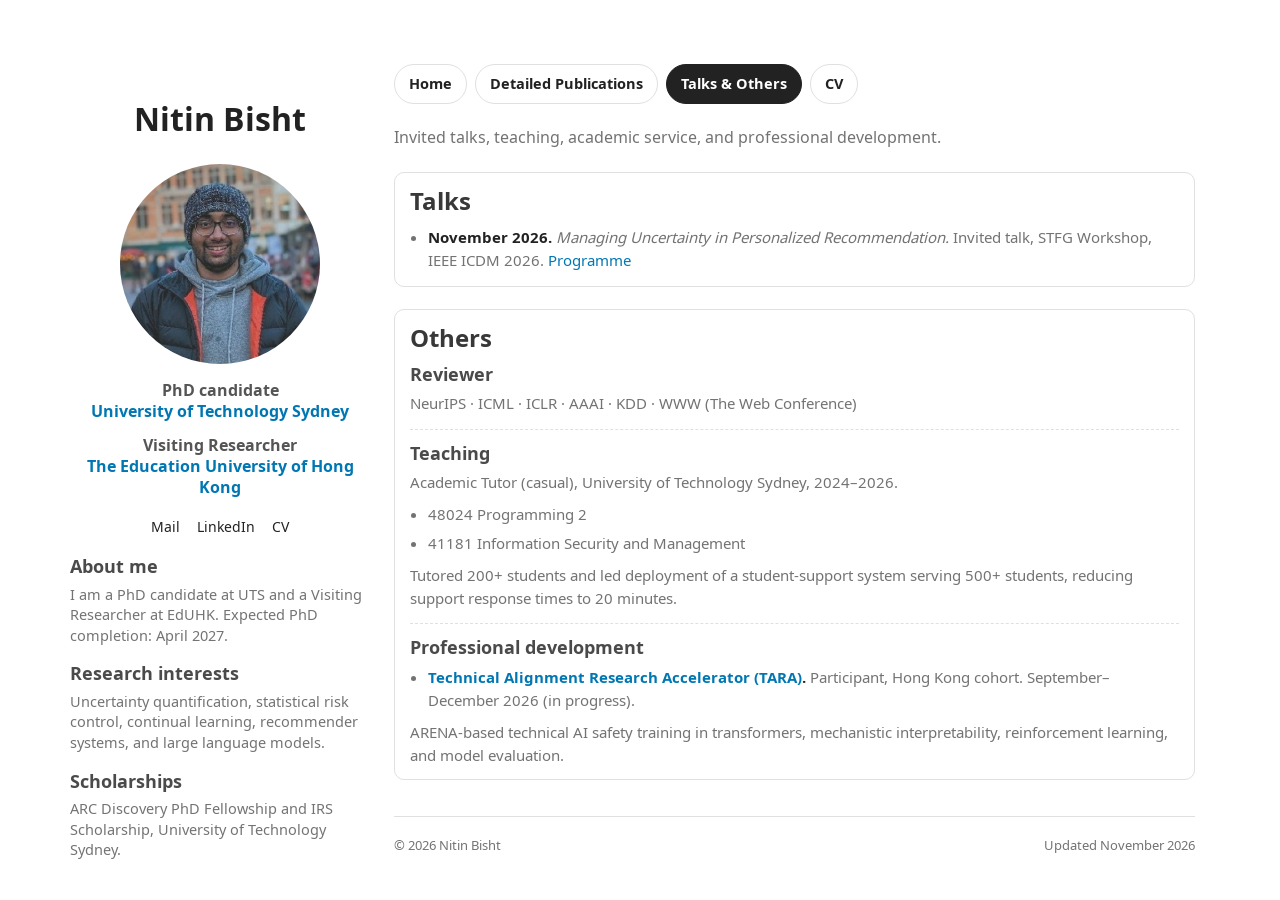
<file: talks.html>
<!doctype html>
<html lang="en">
<head>
<meta charset="utf-8"><meta name="viewport" content="width=device-width, initial-scale=1">
<meta name="description" content="Invited talks, teaching and academic service by Nitin Bisht.">
<meta name="theme-color" content="#163e60">
<meta property="og:title" content="Talks &amp; Others · Nitin Bisht">
<meta property="og:description" content="Invited talks, teaching and academic service by Nitin Bisht.">
<meta property="og:type" content="website">
<title>Talks &amp; Others · Nitin Bisht</title>
<link rel="icon" href="/favicon.svg" type="image/svg+xml">
<link rel="stylesheet" href="/style.css">
<script defer src="/site.js"></script>
</head>
<body>
<a class="skip-link" href="#main">Skip to content</a>
<div class="site-shell">
<aside class="profile" aria-label="Profile">
      <a class="profile-name" href="/">Nitin Bisht</a>
      <a class="portrait-link" href="/" aria-label="Nitin Bisht home"><img class="portrait" src="/nitin-bisht.jpg" width="200" height="200" alt="Nitin Bisht"></a>
      <div class="profile-details">
      <p class="profile-role">PhD candidate<br><a href="https://www.uts.edu.au/" target="_blank" rel="noopener noreferrer">University of Technology Sydney</a></p>
      <p class="profile-role">Visiting Researcher<br><a href="https://www.eduhk.hk/" target="_blank" rel="noopener noreferrer">The Education University of Hong Kong</a></p>
      <div class="profile-links"><a href="mailto:nitin.bisht@student.uts.edu.au" class="">Mail</a><a href="https://www.linkedin.com/in/nitin-bisht-060b3b133" class="" target="_blank" rel="noopener noreferrer">LinkedIn</a><a href="/nitin-bisht-cv.pdf" class="">CV</a></div>
      <div class="profile-block"><h2>About me</h2><p>I am a PhD candidate at UTS and a Visiting Researcher at EdUHK. Expected PhD completion: April 2027.</p></div>
      <div class="profile-block"><h2>Research interests</h2><p>Uncertainty quantification, statistical risk control, continual learning, recommender systems, and large language models.</p></div>
      <div class="profile-block"><h2>Scholarships</h2><p>ARC Discovery PhD Fellowship and IRS Scholarship, University of Technology Sydney.</p></div>
      </div>
    </aside>
<div class="content-column">
<nav class="top-nav" aria-label="Main navigation"><a href="/">Home</a><a href="/publications.html">Detailed Publications</a><a href="/talks.html" aria-current="page">Talks & Others</a><a href="/cv.html">CV</a></nav>
<main id="main" tabindex="-1" class="talks-page">
<p class="page-intro">Invited talks, teaching, academic service, and professional development.</p>
<section class="section-card"><h2>Talks</h2>
<ul class="activity-list"><li><strong>November 2026.</strong> <em>Managing Uncertainty in Personalized Recommendation.</em> Invited talk, STFG Workshop, IEEE ICDM 2026. <a href="https://icdm-2026-workshop.netlify.app/#nitin-bisht" class="" target="_blank" rel="noopener noreferrer">Programme</a></li></ul>
</section>
<section class="section-card"><h2>Others</h2>
<div class="subsection"><h3>Reviewer</h3><p class="activity-context">NeurIPS · ICML · ICLR · AAAI · KDD · WWW (The Web Conference)</p></div>
<div class="subsection"><h3>Teaching</h3><p class="activity-context">Academic Tutor (casual), University of Technology Sydney, 2024–2026.</p>
<ul class="activity-list"><li>48024 Programming 2</li><li>41181 Information Security and Management</li></ul>
<p class="activity-context">Tutored 200+ students and led deployment of a student-support system serving 500+ students, reducing support response times to 20 minutes.</p></div>
<div class="subsection"><h3>Professional development</h3>
<ul class="activity-list"><li><strong><a href="https://www.taraprogram.org/" class="" target="_blank" rel="noopener noreferrer">Technical Alignment Research Accelerator (TARA)</a>.</strong> Participant, Hong Kong cohort. September–December 2026 (in progress).</li></ul>
<p class="activity-context">ARENA-based technical AI safety training in transformers, mechanistic interpretability, reinforcement learning, and model evaluation.</p></div>
</section>
</main>
<footer class="site-footer"><span>© 2026 Nitin Bisht</span><span>Updated November 2026</span></footer>
</div>
</div>
</body>
</html>
</file>
<file: style.css>
@charset "UTF-8";
@font-face{font-family:"Noto Sans";src:url("/NotoSans-Regular.ttf") format("truetype");font-style:normal;font-weight:400;font-display:swap}
@font-face{font-family:"Noto Sans";src:url("/NotoSans-Bold.ttf") format("truetype");font-style:normal;font-weight:700;font-display:swap}
:root{--ink:#222;--heading:#383838;--text:#737373;--link:#0077b3;--line:#e0e0e0}
*{box-sizing:border-box}
html{scroll-behavior:smooth;scroll-padding-top:24px;scrollbar-gutter:stable}
body{margin:0;background:#fff;color:var(--text);font:400 16px/1.55 "Noto Sans","Helvetica Neue",Arial,sans-serif;overflow-y:scroll}
a{color:var(--link);text-decoration:none;text-underline-offset:3px}
a:hover{text-decoration:underline;color:#005f8f}
button,input{font:inherit}
button{cursor:pointer}
a:focus-visible,button:focus-visible,input:focus-visible{outline:2px solid var(--link);outline-offset:4px}
p{margin:0 0 18px}
h1,h2,h3{line-height:1.25;color:var(--heading);font-weight:700}
h1{font-size:2rem;margin:0 0 20px;color:var(--ink)}
h2{font-size:1.5rem;margin:0 0 14px}
h3{font-size:1.125rem;margin:0 0 8px;color:#4a4a4a}
strong{font-weight:700;color:var(--ink)}
sup{font-size:.75em;line-height:0}
[hidden]{display:none!important}
.site-shell{width:calc(100% - 140px);max-width:1280px;margin:60px auto 0;display:grid;grid-template-columns:300px minmax(0,1fr);gap:24px;align-items:start}
.profile{position:sticky;top:22px;padding-top:40px;max-height:calc(100vh - 32px);overflow-y:auto;scrollbar-width:none}
.profile::-webkit-scrollbar{display:none}
.profile-name{font-size:2rem;font-weight:700;color:var(--ink);line-height:1.2;display:block;text-align:center;margin:0 0 26px}
.profile-name:hover{text-decoration:none;color:var(--ink)}
.portrait-link{display:block;width:200px;margin:0 auto 16px}
.portrait{width:200px;height:200px;display:block;object-fit:cover;border-radius:50%}
.profile-role{text-align:center;font-size:1rem;line-height:1.3;font-weight:700;color:#555;margin-bottom:13px}
.profile-role a{color:var(--link)}
.profile-links{display:flex;justify-content:center;flex-wrap:wrap;gap:8px 17px;font-size:.875rem;margin:19px 0 17px}
.profile-links a{color:var(--ink)}
.profile-block h2{font-size:1.125rem;color:#4a4a4a;margin:17px 0 6px}
.profile-block p{font-size:.90625rem;line-height:1.42;margin:0 0 15px}
.top-nav{display:flex;flex-wrap:wrap;align-items:center;gap:8px;margin:4px 0 20px}
.top-nav a{font-size:.90625rem;font-weight:700;color:var(--ink);padding:8px 14px;border:1px solid var(--line);border-radius:999px;line-height:1.5;background:white}
.top-nav a:hover{color:var(--link);border-color:var(--link);text-decoration:none}
.top-nav a[aria-current=page]{color:#fff;background:var(--ink);border-color:var(--ink)}
.page-header{margin-bottom:21px}
.page-intro{font-size:1rem;line-height:1.65;margin-bottom:22px}
.introduction{line-height:1.65;margin-top:10px}
.research-profile{line-height:1.65}
section{margin:28px 0 0}
.section-heading{display:flex;align-items:baseline;justify-content:space-between;gap:16px;margin-bottom:15px}
.section-heading h2{margin:0}
.section-link{font-size:.875rem;white-space:nowrap}
.section-note{font-size:.9375rem;margin:-4px 0 18px}
.news-list{list-style:none;padding:0;margin:0}
.news-list li{display:grid;grid-template-columns:9rem minmax(0,1fr);gap:14px;margin-bottom:9px;font-size:.9375rem;line-height:1.5}
.news-date{color:#555;white-space:nowrap;font-weight:700;font-size:.875rem}
.publication{padding:0;margin:0 0 22px;scroll-margin-top:24px}
.publication:last-child{margin-bottom:0}
.publication h3{font-size:1rem;line-height:1.5;margin-bottom:3px;color:#444}
.authors{font-size:.9375rem;line-height:1.5;margin-bottom:3px}
.paper-meta{font-size:.875rem;display:flex;align-items:baseline;flex-wrap:wrap;gap:3px 16px;margin-bottom:0}
.meta-separator{padding:0 7px;color:#888}
.paper-links{display:inline-flex;gap:12px}
.paper-summary{font-size:.9375rem;line-height:1.55;margin:7px 0 0}
.publication-tools{padding:0;margin:0 0 28px}
.publication-jumps{display:flex;flex-wrap:wrap;gap:7px 22px;margin-bottom:17px;font-size:.9375rem}
.publication-tools label{display:block;font-size:.875rem;font-weight:700;margin-bottom:5px}
.search-row{display:flex;gap:10px;align-items:center;max-width:600px}
.search-row input{width:100%;min-width:0;padding:8px 11px;border:1px solid #ccc;border-radius:4px;background:#fff;color:#444}
.search-row input::placeholder{color:#858585}
.search-row button{border:1px solid #ccc;border-radius:4px;background:#fff;color:#444;padding:8px 13px}
.search-status{font-size:.875rem;margin:6px 0 0}
.search-status:empty{display:none}
.equal-note{font-size:.875rem;margin-top:22px}
.empty-results{padding:22px 0}
.record{margin-bottom:22px}
.record-heading{display:flex;align-items:baseline;justify-content:space-between;gap:15px}
.record-date{font-size:.875rem;white-space:nowrap}
.record-date:empty{display:none}
.record-heading h3{font-size:1rem;color:#444}
.institution{font-size:.9375rem;margin-bottom:5px}
.record p:last-child{margin-bottom:0}
.record>p:not(.institution){font-size:.9375rem}
.section-card{border:1px solid var(--line);border-radius:10px;padding:13px 15px;margin:0 0 22px;background:#fff}
.section-card h2{margin:0 0 10px}
.activity-list{padding-left:18px;margin:0;line-height:1.55;font-size:.9375rem}
.activity-list li{margin-bottom:6px}
.activity-list li:last-child{margin-bottom:0}
.subsection+.subsection{border-top:1px dashed var(--line);padding-top:12px;margin-top:14px}
.subsection h3{margin:0 0 7px}
.activity-context{font-size:.9375rem;line-height:1.5;margin-bottom:9px}
.activity-list+.activity-context{margin:9px 0 0}
.cv-downloads{padding-bottom:6px;margin-bottom:24px}
.primary-link{display:inline-block;border:1px solid var(--line);color:#333;padding:8px 14px;border-radius:999px;font-size:.9375rem;font-weight:700}
.primary-link:hover{text-decoration:none;border-color:var(--link)}


.cv-page .section-heading{border-bottom:1px solid var(--line);padding-bottom:7px}
.cv-page section{margin-top:27px}
.cv-page .publication{margin-bottom:16px}
.compact-list{padding-left:20px;margin:0}
.compact-list li{margin-bottom:7px;font-size:.9375rem}
.skills-list{margin:0}
.skills-list>div{display:grid;grid-template-columns:135px 1fr;gap:17px;margin-bottom:9px;font-size:.9375rem}
dt{font-weight:700;color:#444}
dd{margin:0}
.contact-section p{font-size:.9375rem;overflow-wrap:anywhere}
.site-footer{border-top:1px solid var(--line);margin-top:36px;padding:18px 0 26px;display:flex;justify-content:space-between;gap:14px;flex-wrap:wrap;font-size:.8125rem}
.sr-only{position:absolute;width:1px;height:1px;padding:0;margin:-1px;overflow:hidden;clip:rect(0,0,0,0);white-space:nowrap;border:0}
.skip-link{position:fixed;left:20px;top:-100px;background:#222;padding:10px 18px;color:#fff;z-index:10}
.skip-link:focus{top:12px}
@media(max-width:1050px){.site-shell{width:calc(100% - 70px);grid-template-columns:270px minmax(0,1fr);gap:25px}.profile-name{font-size:1.8rem}.top-nav a{padding:7px 12px}.record-heading{flex-wrap:wrap;gap:2px}}
@media(max-width:800px){.site-shell{display:block;width:calc(100% - 40px);margin-top:28px}.profile{position:static;max-height:none;overflow:visible;padding:0 0 22px;margin-bottom:22px;border-bottom:1px solid var(--line);display:grid;grid-template-columns:110px 1fr;column-gap:20px}.profile-name{grid-column:1/-1;text-align:left;margin-bottom:18px;font-size:1.9rem}.portrait-link{width:110px;margin:0}.portrait{width:110px;height:110px}.profile-role{text-align:left;font-size:.9375rem;line-height:1.4;margin-bottom:11px}.profile-links{justify-content:flex-start;font-size:.875rem;margin:14px 0 0}.profile-block{display:none}.top-nav{gap:7px;margin:0 0 24px}.top-nav a{font-size:.875rem;padding:7px 12px}.page-header{margin-bottom:20px}h1{font-size:1.8rem}.news-list li{grid-template-columns:9rem minmax(0,1fr);gap:10px}.section-heading{gap:10px}h2{font-size:1.4rem}.record-heading{display:block}.record-date{display:block;margin:-3px 0 5px}.skills-list>div{grid-template-columns:1fr;gap:2px}.section-card{padding:13px}.activity-list{font-size:.9375rem}.site-footer{margin-top:28px}.publication h3{font-size:1rem}}
@media(max-width:390px){.profile{grid-template-columns:90px 1fr;gap:15px}.portrait-link,.portrait{width:90px;height:90px}.top-nav a{font-size:.875rem;padding:7px 10px}.news-list li{grid-template-columns:1fr;gap:1px}.section-link{white-space:normal}}
@media(prefers-reduced-motion:reduce){html{scroll-behavior:auto}}
@media print{body{font-size:10pt;color:#444}.site-shell{display:block;width:100%;margin:0}.profile,.top-nav,.cv-downloads,.publication-tools,.site-footer,.skip-link{display:none}main{width:100%}h1{font-size:22pt}h2{font-size:14pt}h3{font-size:11pt}.publication,.record{break-inside:avoid}a{color:#111}section{margin-top:16pt}.paper-links{display:none}.publication h3{font-size:11pt}.authors,.paper-meta,.paper-summary{font-size:9.5pt}}
</file>
